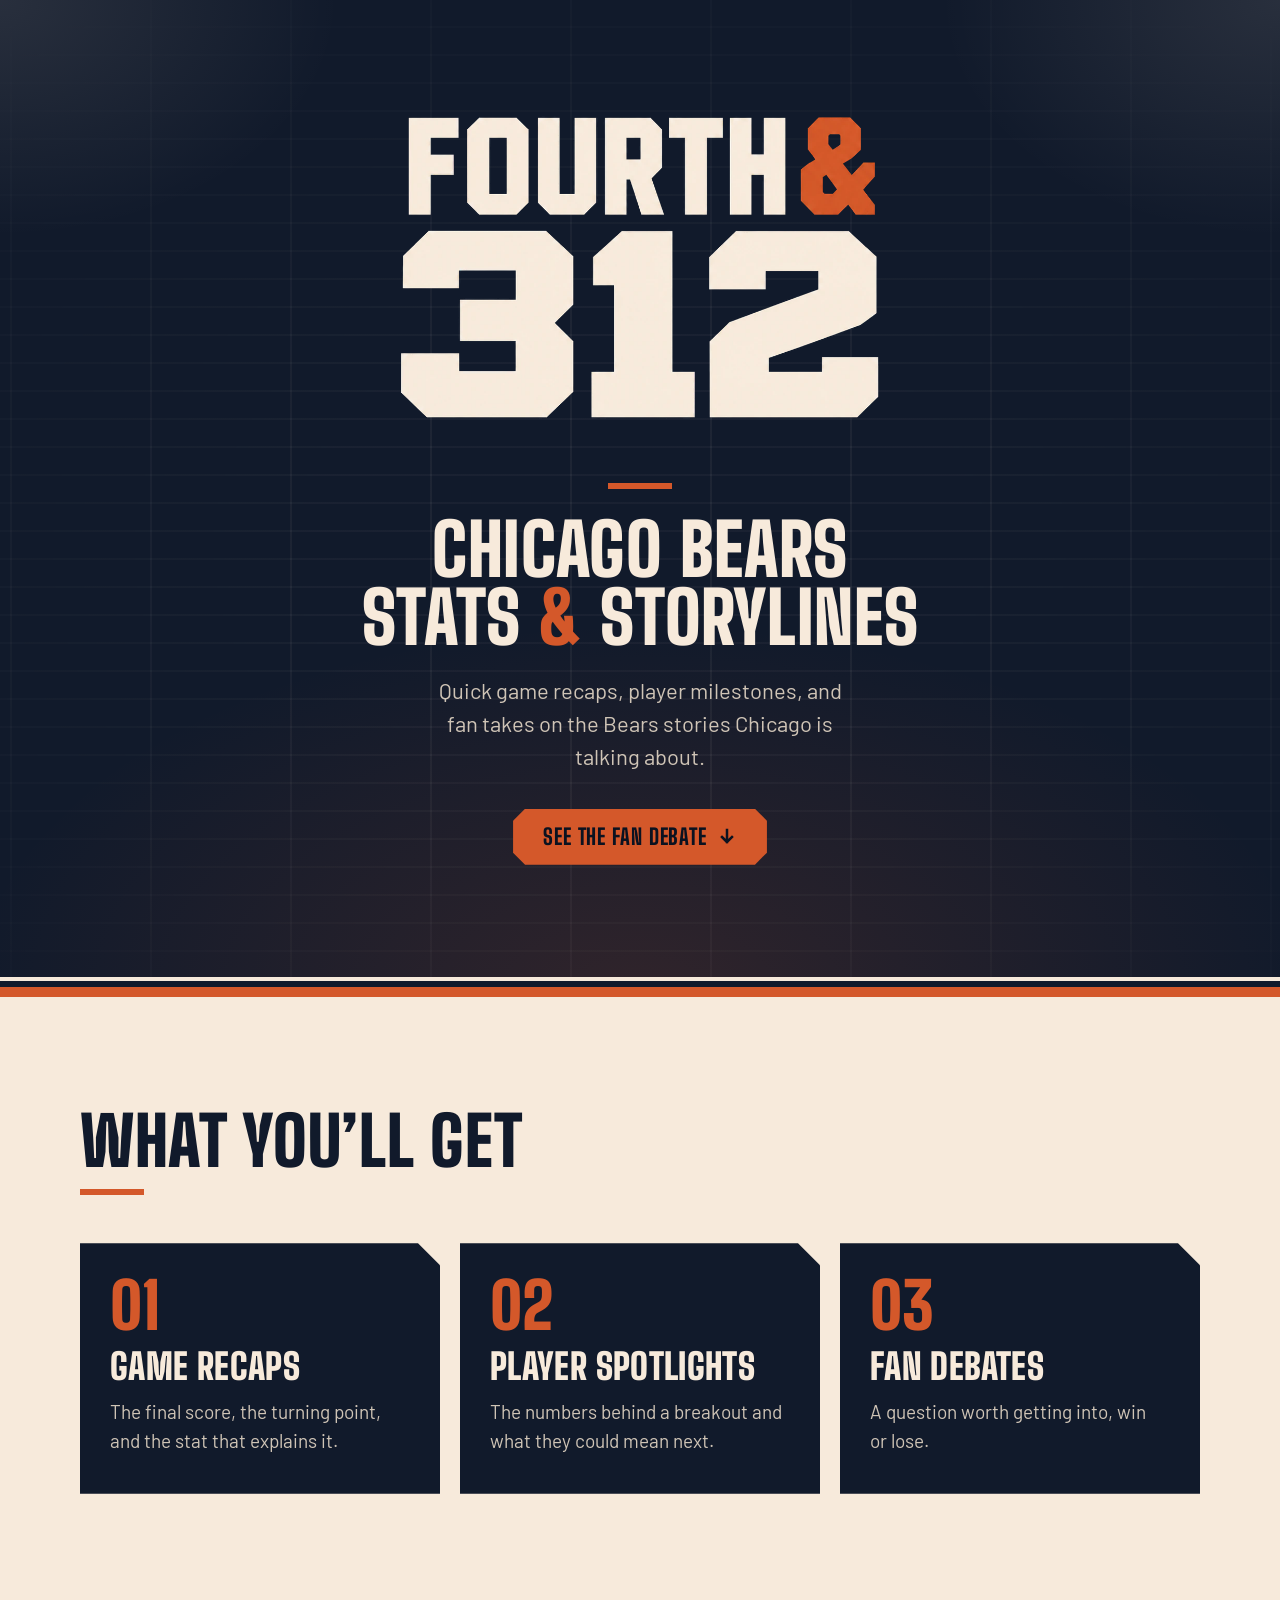
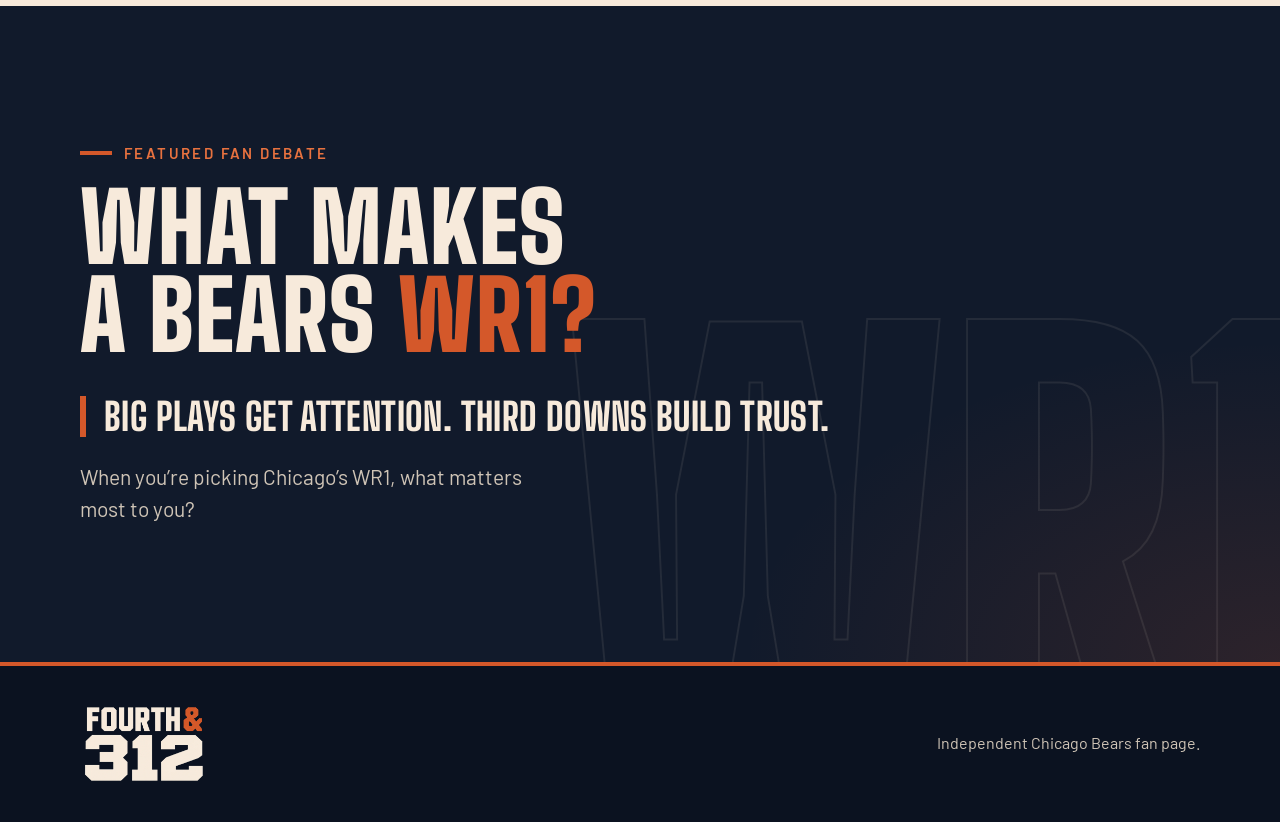
<file: index.html>
<!doctype html>
<html lang="en">
<head>
  <meta charset="utf-8">
  <meta name="viewport" content="width=device-width, initial-scale=1">
  <title>Fourth &amp; 312 | Chicago Bears Stats &amp; Storylines</title>
  <meta name="description" content="Quick game recaps, player milestones, and fan takes on the Bears stories Chicago is talking about.">
  <link rel="canonical" href="https://fourthand312.com/">
  <meta name="theme-color" content="#111A2B">

  <!-- Open Graph -->
  <meta property="og:type" content="website">
  <meta property="og:site_name" content="Fourth &amp; 312">
  <meta property="og:locale" content="en_US">
  <meta property="og:url" content="https://fourthand312.com/">
  <meta property="og:title" content="Fourth &amp; 312 | Chicago Bears Stats &amp; Storylines">
  <meta property="og:description" content="Quick game recaps, player milestones, and fan takes on the Bears stories Chicago is talking about.">
  <meta property="og:image" content="https://fourthand312.com/assets/social-preview.jpg">
  <meta property="og:image:secure_url" content="https://fourthand312.com/assets/social-preview.jpg">
  <meta property="og:image:type" content="image/jpeg">
  <meta property="og:image:width" content="1200">
  <meta property="og:image:height" content="630">
  <meta property="og:image:alt" content="Fourth &amp; 312 logo above the headline Chicago Bears Stats &amp; Storylines, with the Chicago skyline and a lit stadium at night">

  <!-- Large social card -->
  <meta name="twitter:card" content="summary_large_image">
  <meta name="twitter:title" content="Fourth &amp; 312 | Chicago Bears Stats &amp; Storylines">
  <meta name="twitter:description" content="Quick game recaps, player milestones, and fan takes on the Bears stories Chicago is talking about.">
  <meta name="twitter:image" content="https://fourthand312.com/assets/social-preview.jpg">
  <meta name="twitter:image:alt" content="Fourth &amp; 312 logo above the headline Chicago Bears Stats &amp; Storylines, with the Chicago skyline and a lit stadium at night">

  <!-- Icons -->
  <link rel="icon" href="favicon.ico" sizes="16x16 32x32 48x48">
  <link rel="icon" type="image/png" sizes="32x32" href="assets/icons/icon-32.png">
  <link rel="icon" type="image/png" sizes="192x192" href="assets/icons/icon-192.png">
  <link rel="apple-touch-icon" sizes="180x180" href="assets/icons/icon-180.png">
  <link rel="manifest" href="site.webmanifest">

  <link rel="preload" href="assets/fonts/big-shoulders-display-latin-900-normal.woff2" as="font" type="font/woff2" crossorigin>
  <link rel="preload" href="assets/fonts/barlow-latin-400-normal.woff2" as="font" type="font/woff2" crossorigin>
  <link rel="stylesheet" href="styles.css">
</head>
<body>
  <a class="skip-link" href="#main">Skip to content</a>

  <main id="main">
    <!-- HERO -->
    <section class="hero" aria-labelledby="hero-title">
      <div class="hero__field" aria-hidden="true"></div>
      <div class="hero__inner">
        <picture class="hero__logo">
          <source srcset="assets/fourth-and-312-logo.webp" type="image/webp">
          <img src="assets/fourth-and-312-logo.png" width="1001" height="660" alt="Fourth &amp; 312" fetchpriority="high" decoding="async">
        </picture>

        <h1 id="hero-title" class="hero__title">
          <span class="line">Chicago Bears</span>
          <span class="line">Stats <span class="amp">&amp;</span> Storylines</span>
        </h1>
        <p class="hero__lede">Quick game recaps, player milestones, and fan takes on the Bears stories Chicago is talking about.</p>

        <div class="hero__actions">
          <!-- When the public Facebook Page URL is ready, swap this for:
               <a class="btn btn--primary" href="FACEBOOK_PAGE_URL" rel="noopener">Follow on Facebook</a> -->
          <a class="btn btn--primary" href="#debate">
            See the fan debate
            <svg class="btn__icon" viewBox="0 0 20 20" aria-hidden="true" focusable="false"><path d="M10 3v12m0 0-5-5m5 5 5-5" fill="none" stroke="currentColor" stroke-width="2.5" stroke-linecap="square"/></svg>
          </a>
        </div>
      </div>
      <div class="stripes" aria-hidden="true"><span></span><span></span><span></span></div>
    </section>

    <!-- WHAT YOU'LL GET -->
    <section class="coverage" aria-labelledby="coverage-title">
      <div class="wrap">
        <h2 id="coverage-title" class="section-title">What you’ll get</h2>

        <ol class="cards" role="list">
          <li class="card">
            <span class="card__num" aria-hidden="true">01</span>
            <h3 class="card__title">Game recaps</h3>
            <p class="card__text">The final score, the turning point, and the stat that explains it.</p>
          </li>
          <li class="card">
            <span class="card__num" aria-hidden="true">02</span>
            <h3 class="card__title">Player spotlights</h3>
            <p class="card__text">The numbers behind a breakout and what they could mean next.</p>
          </li>
          <li class="card">
            <span class="card__num" aria-hidden="true">03</span>
            <h3 class="card__title">Fan debates</h3>
            <p class="card__text">A question worth getting into, win or lose.</p>
          </li>
        </ol>
      </div>
    </section>

    <!-- FEATURED FAN DEBATE -->
    <section class="debate" id="debate" aria-labelledby="debate-title">
      <span class="debate__ghost" aria-hidden="true">WR1</span>
      <div class="wrap debate__inner">
        <p class="eyebrow">Featured fan debate</p>
        <h2 id="debate-title" class="debate__title">What makes a Bears <span class="accent">WR1?</span></h2>
        <p class="debate__lead">Big plays get attention. Third downs build trust.</p>
        <p class="debate__question">When you’re picking Chicago’s WR1, what matters most to you?</p>
      </div>
    </section>
  </main>

  <footer class="footer">
    <div class="wrap footer__inner">
      <picture class="footer__logo">
        <source srcset="assets/fourth-and-312-logo.webp" type="image/webp">
        <img src="assets/fourth-and-312-logo.png" width="1001" height="660" alt="Fourth &amp; 312" loading="lazy" decoding="async">
      </picture>
      <p class="footer__text">Independent Chicago Bears fan page.</p>
    </div>
  </footer>
</body>
</html>
</file>
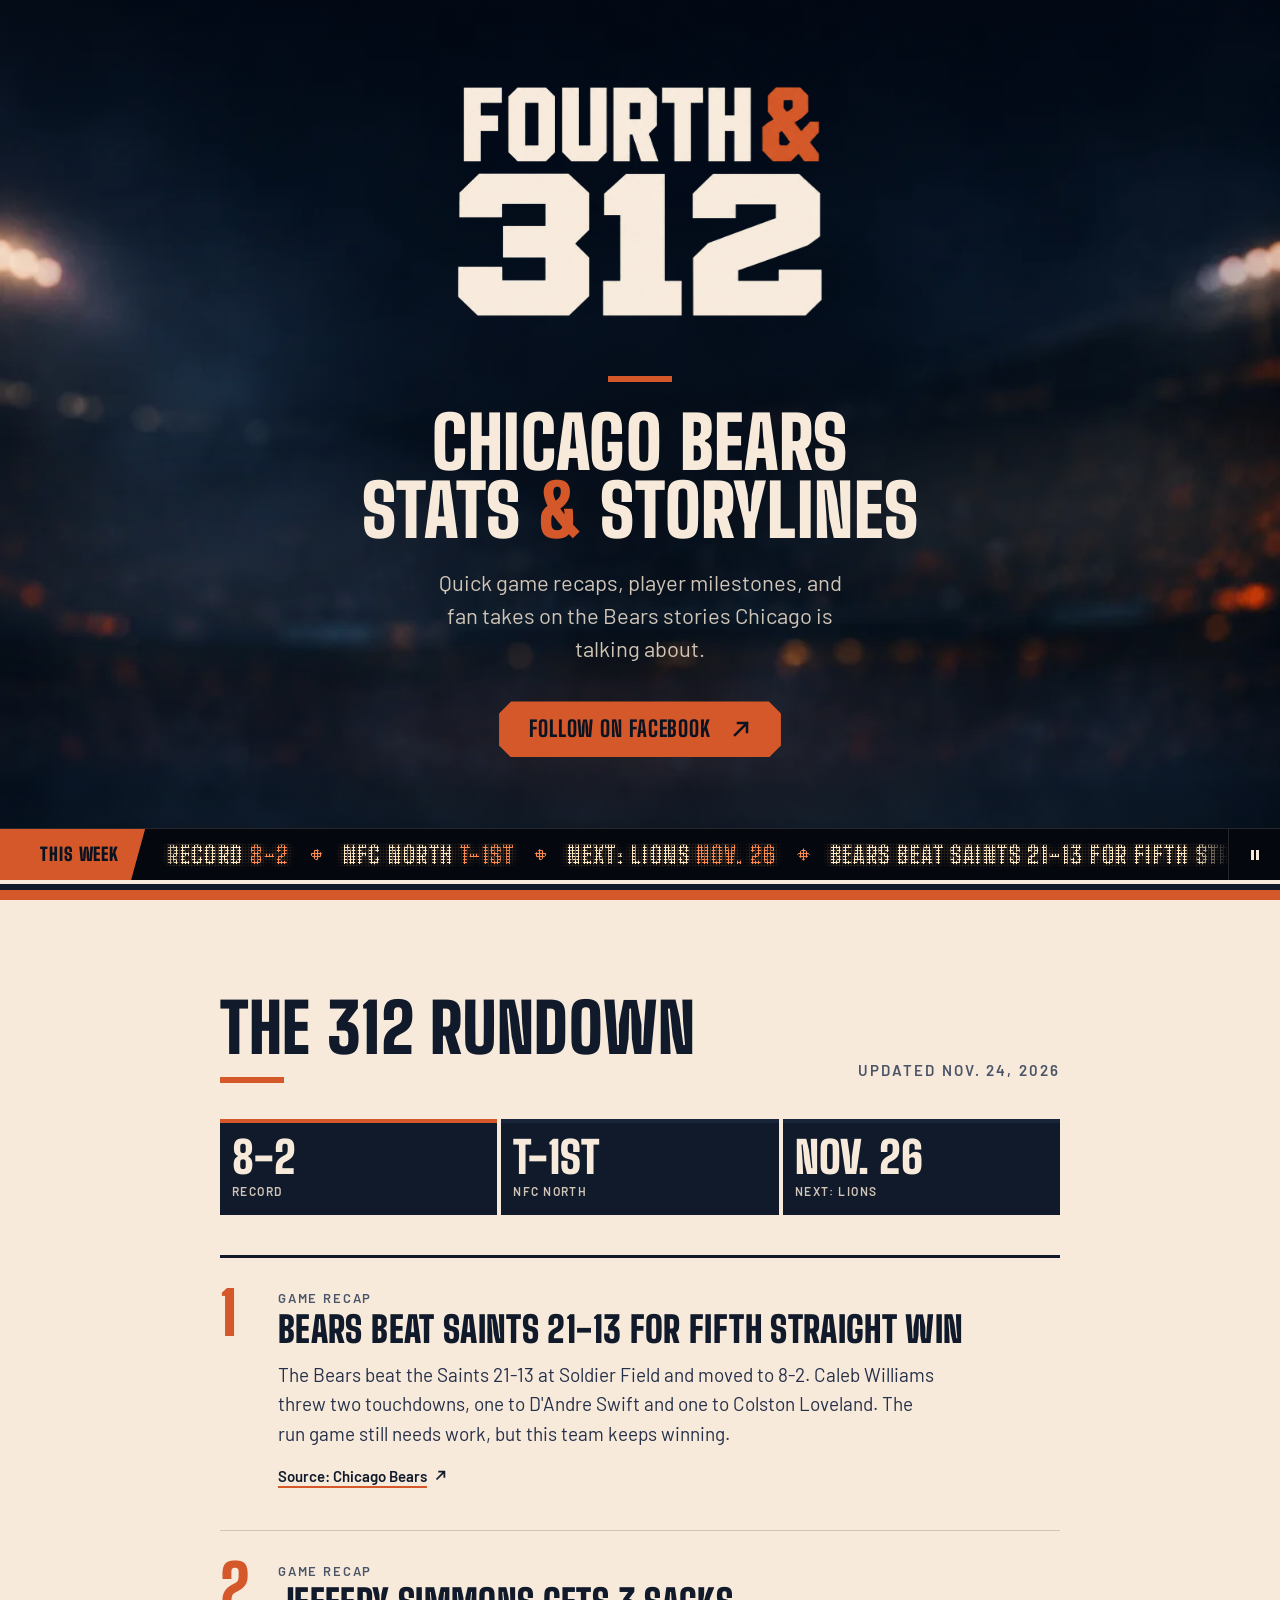
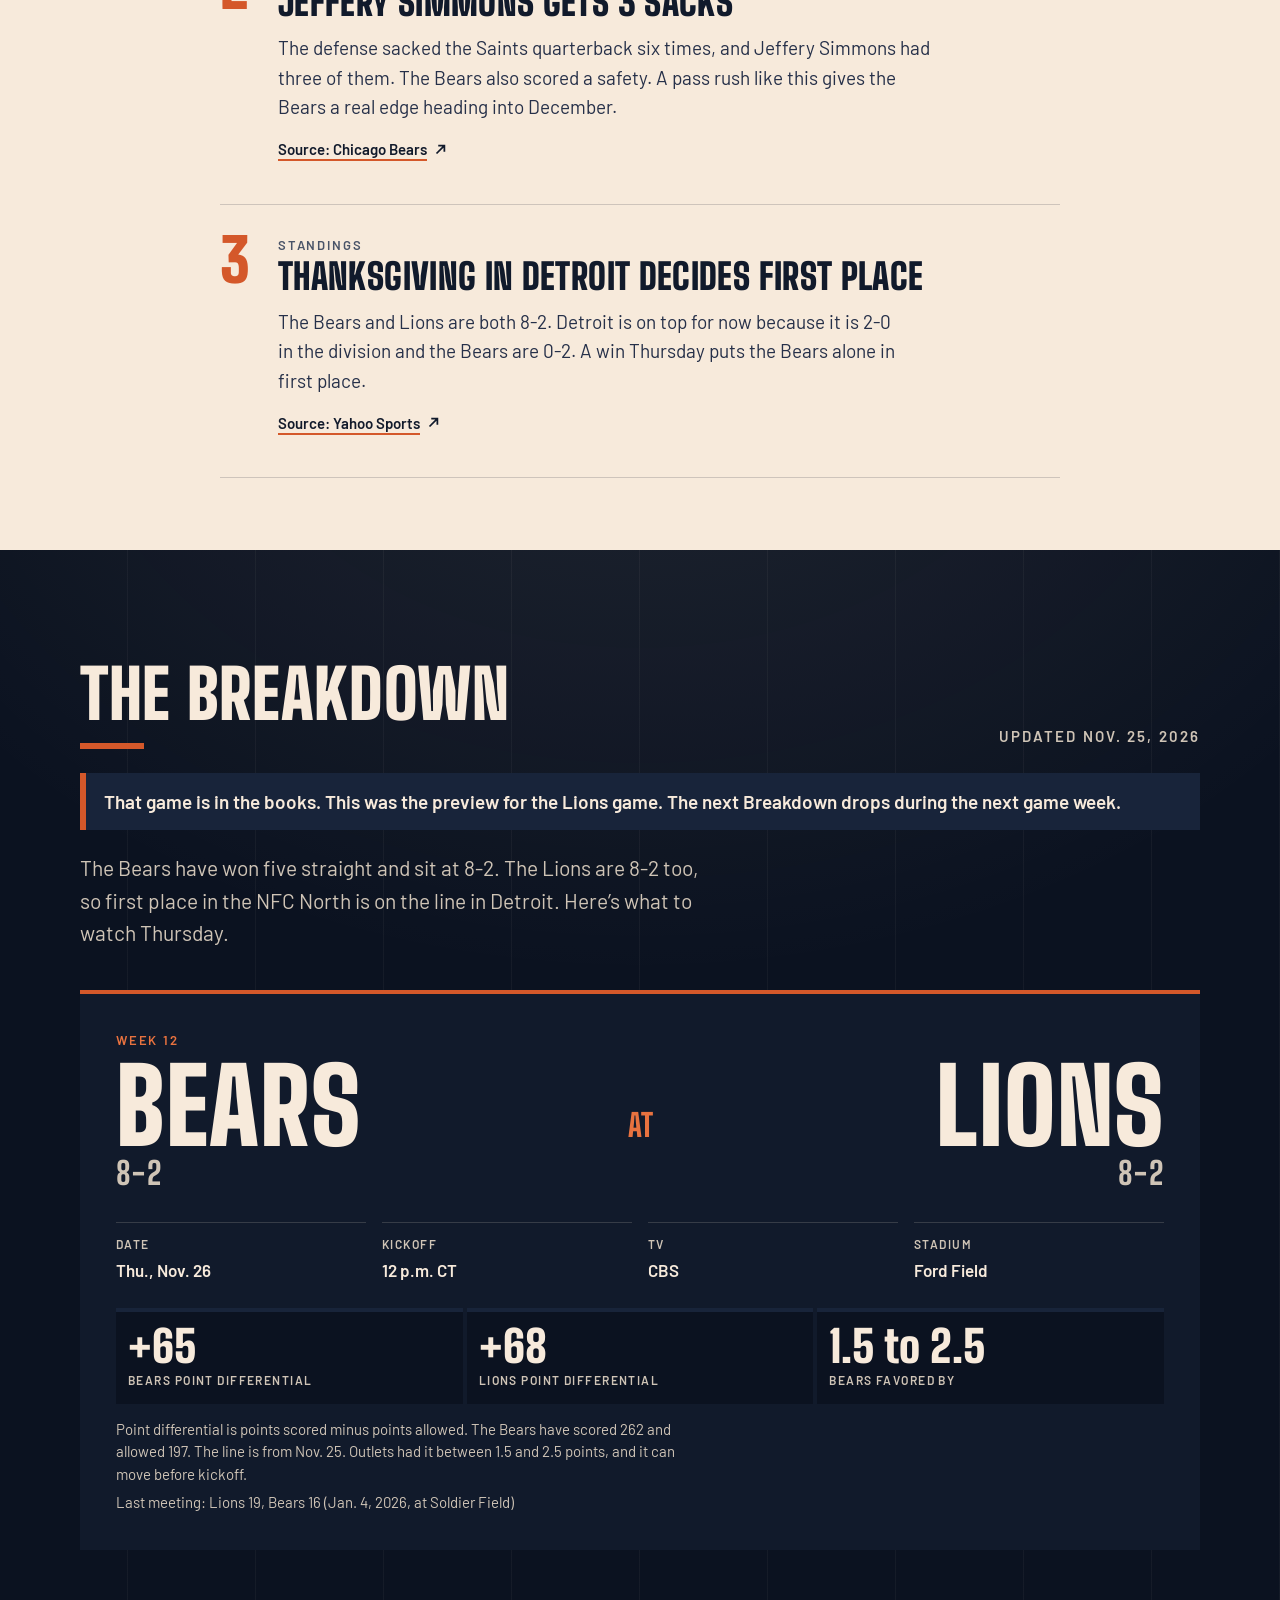
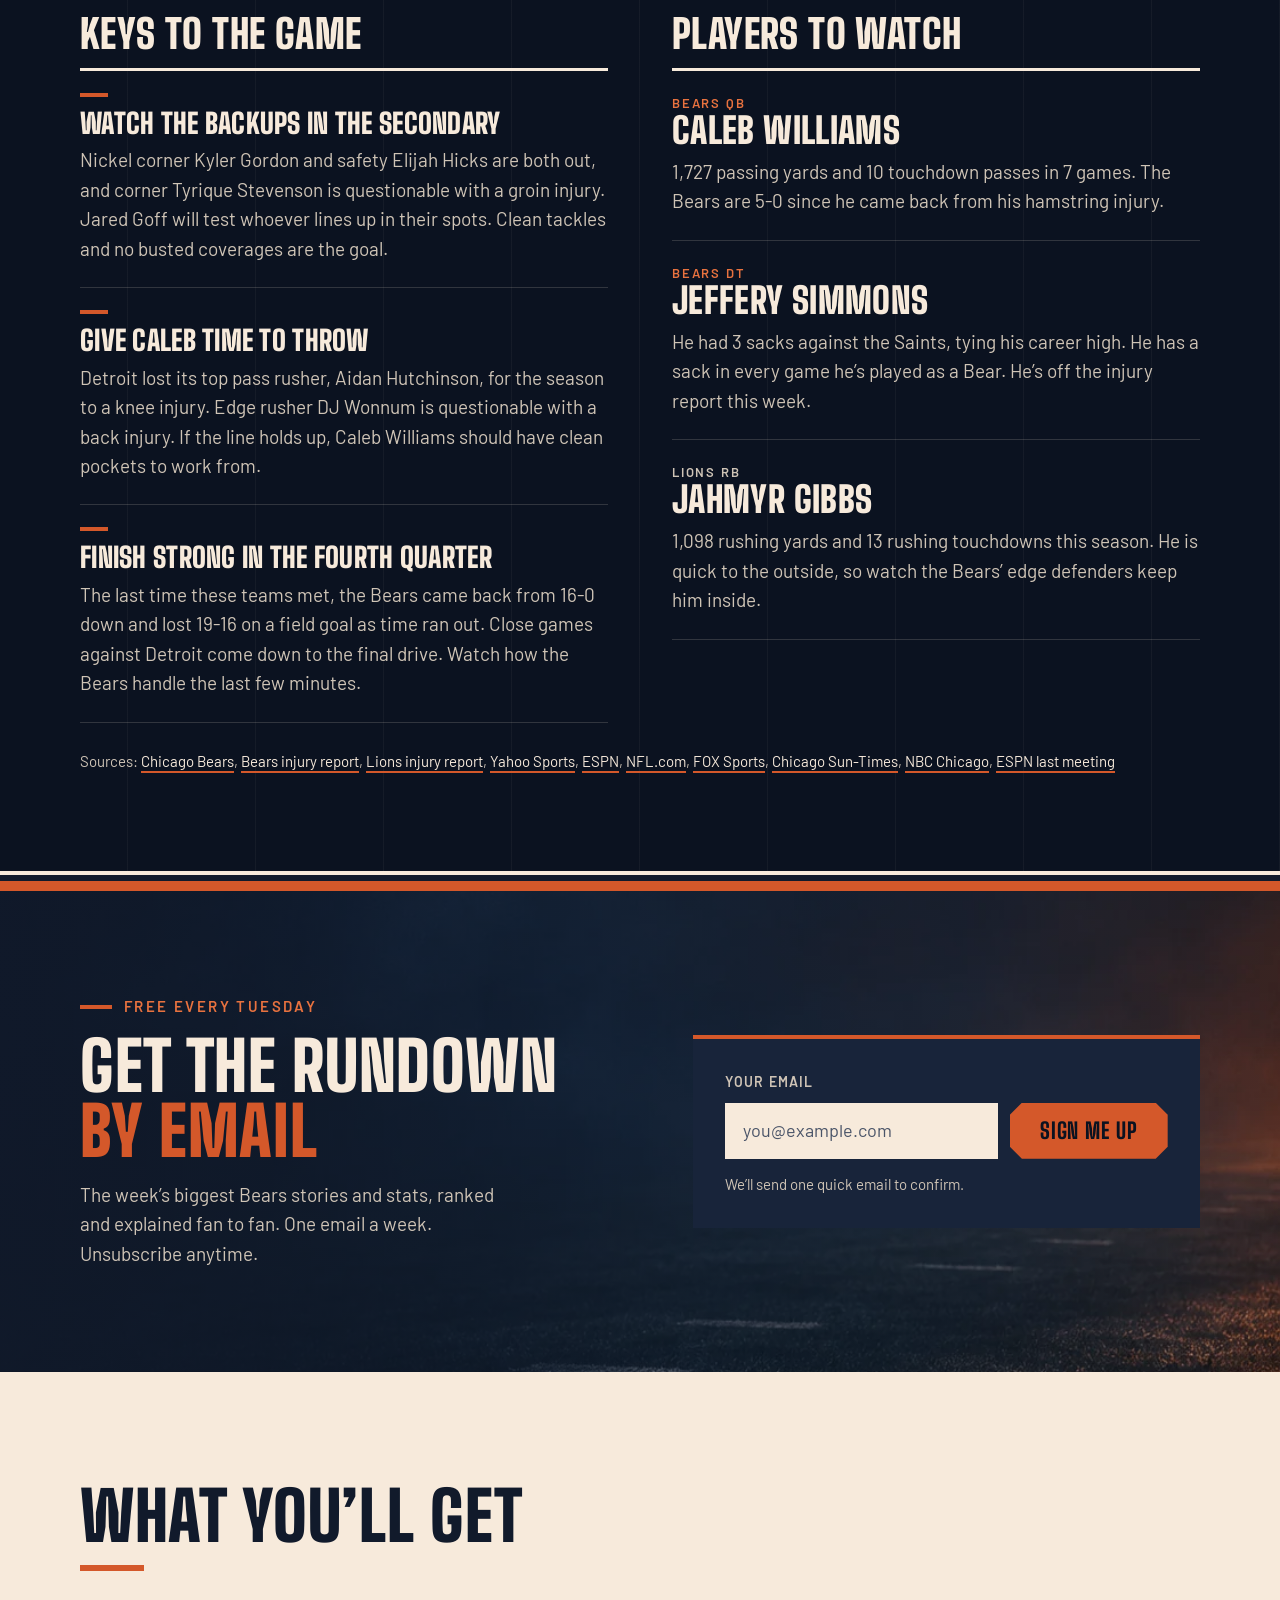
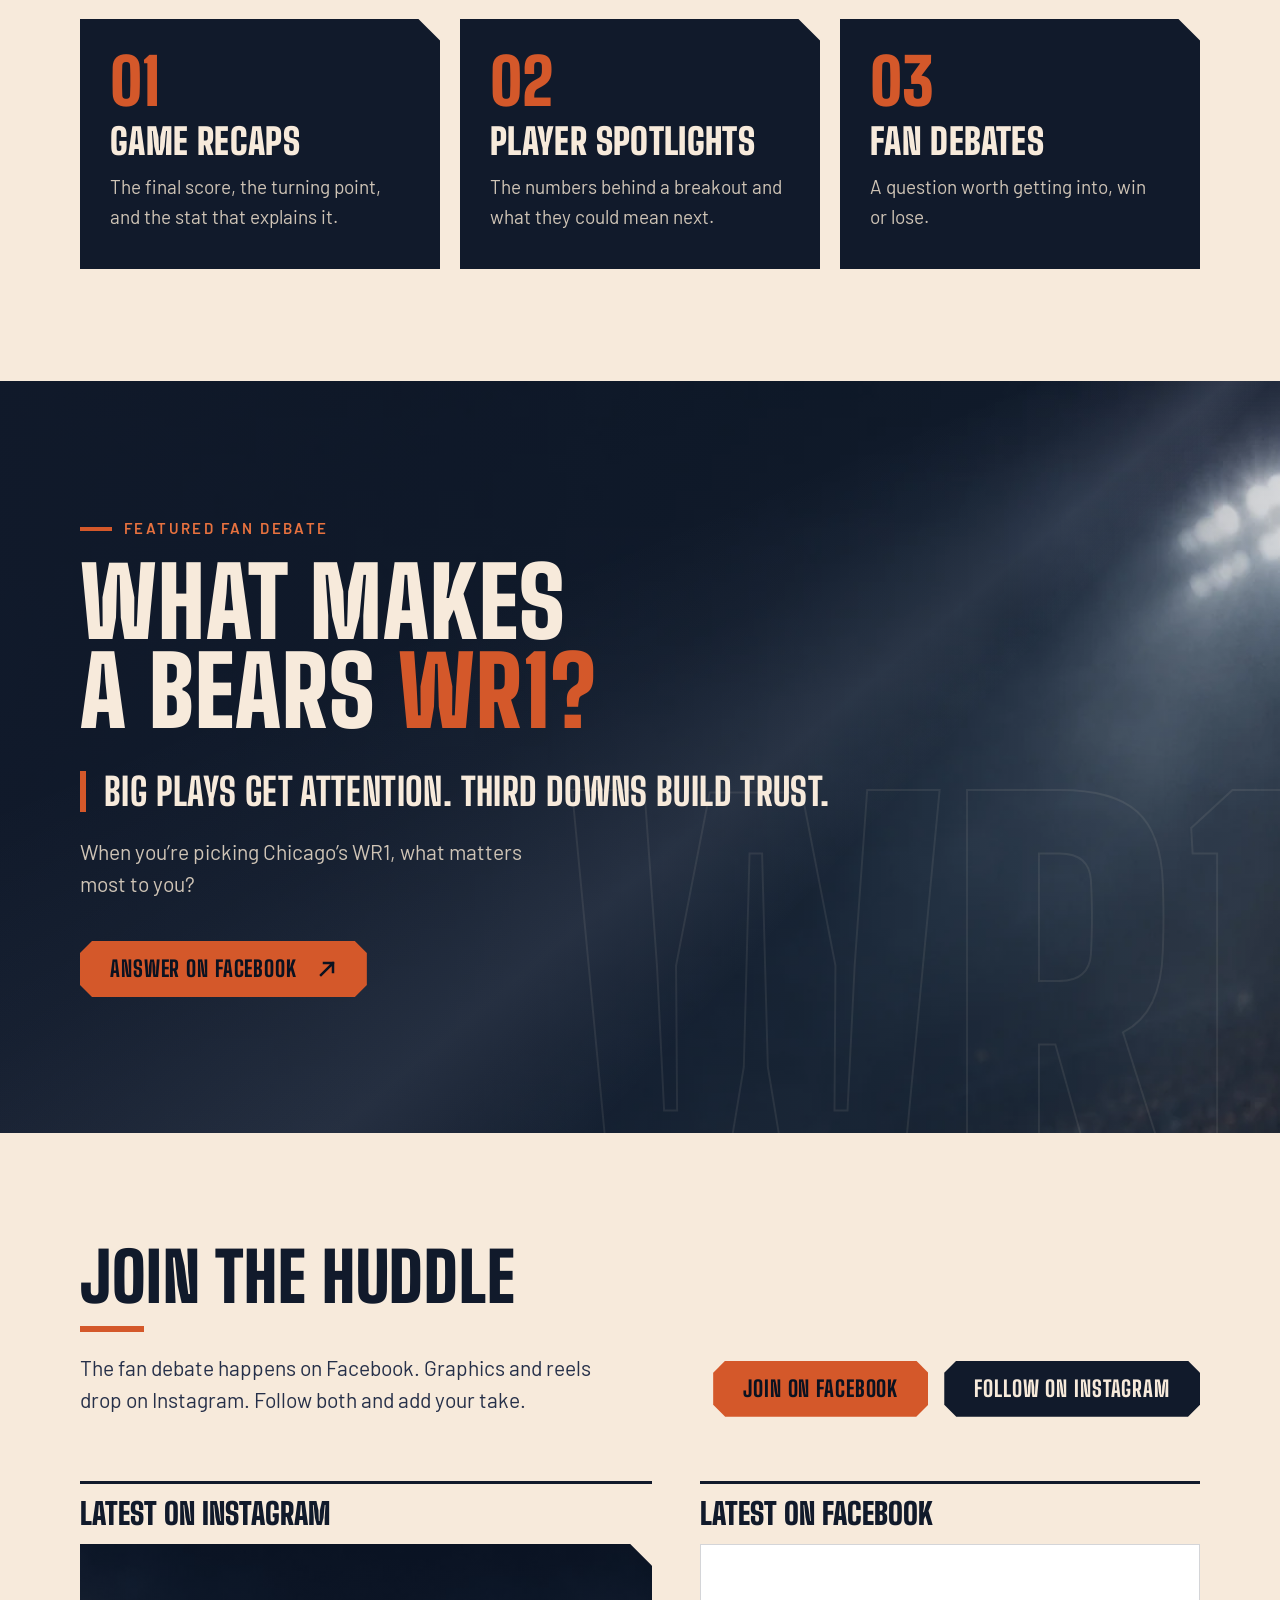
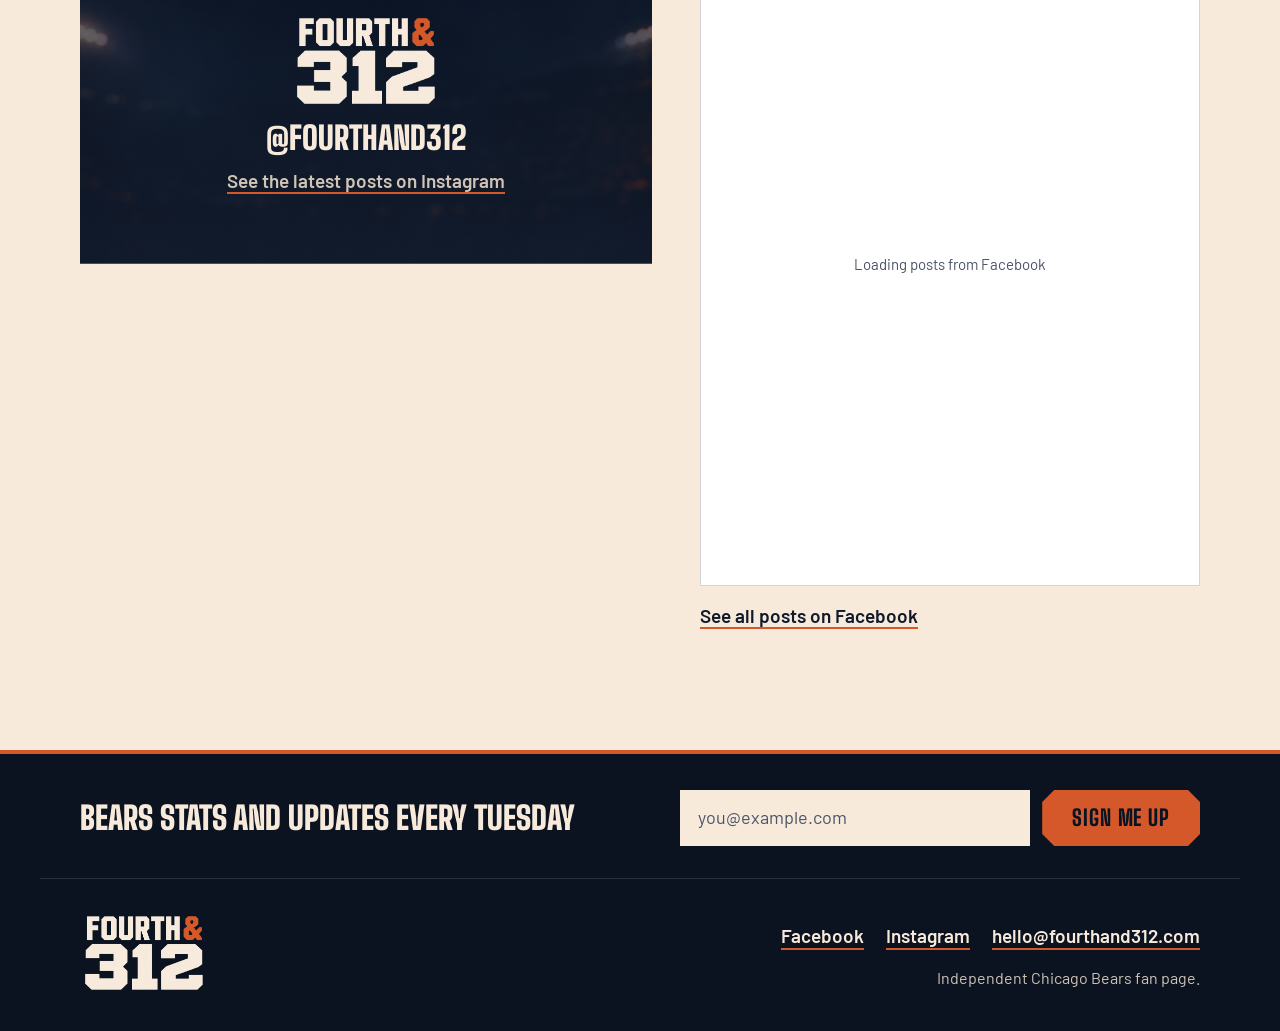
<file: site/index.html>
<!doctype html>
<html lang="en">
<head>
  <meta charset="utf-8">
  <meta name="viewport" content="width=device-width, initial-scale=1">
  <title>Fourth &amp; 312 | Chicago Bears Stats &amp; Storylines</title>
  <meta name="description" content="Quick game recaps, player milestones, and fan takes on the Bears stories Chicago is talking about.">
  <link rel="canonical" href="https://fourthand312.com/">
  <meta name="theme-color" content="#111A2B">

  <!-- Open Graph -->
  <meta property="og:type" content="website">
  <meta property="og:site_name" content="Fourth &amp; 312">
  <meta property="og:locale" content="en_US">
  <meta property="og:url" content="https://fourthand312.com/">
  <meta property="og:title" content="Fourth &amp; 312 | Chicago Bears Stats &amp; Storylines">
  <meta property="og:description" content="Quick game recaps, player milestones, and fan takes on the Bears stories Chicago is talking about.">
  <meta property="og:image" content="https://fourthand312.com/assets/social-preview.jpg">
  <meta property="og:image:secure_url" content="https://fourthand312.com/assets/social-preview.jpg">
  <meta property="og:image:type" content="image/jpeg">
  <meta property="og:image:width" content="1200">
  <meta property="og:image:height" content="630">
  <meta property="og:image:alt" content="Fourth &amp; 312 logo above the headline Chicago Bears Stats &amp; Storylines, with the Chicago skyline and a lit stadium at night">

  <!-- Large social card -->
  <meta name="twitter:card" content="summary_large_image">
  <meta name="twitter:title" content="Fourth &amp; 312 | Chicago Bears Stats &amp; Storylines">
  <meta name="twitter:description" content="Quick game recaps, player milestones, and fan takes on the Bears stories Chicago is talking about.">
  <meta name="twitter:image" content="https://fourthand312.com/assets/social-preview.jpg">
  <meta name="twitter:image:alt" content="Fourth &amp; 312 logo above the headline Chicago Bears Stats &amp; Storylines, with the Chicago skyline and a lit stadium at night">

  <!-- Icons -->
  <link rel="icon" href="favicon.ico" sizes="16x16 32x32 48x48">
  <link rel="icon" type="image/png" sizes="32x32" href="assets/icons/icon-32.png">
  <link rel="icon" type="image/png" sizes="192x192" href="assets/icons/icon-192.png">
  <link rel="apple-touch-icon" sizes="180x180" href="assets/icons/icon-180.png">
  <link rel="manifest" href="site.webmanifest">

  <link rel="preload" href="assets/fonts/big-shoulders-display-latin-900-normal.woff2" as="font" type="font/woff2" crossorigin>
  <link rel="preload" href="assets/fonts/barlow-latin-400-normal.woff2" as="font" type="font/woff2" crossorigin>
  <link rel="preload" href="assets/bg/stadium-lights-1122.webp" as="image" type="image/webp" media="(min-aspect-ratio: 1/1)">
  <link rel="preload" href="assets/bg/stadium-lights-800.webp" as="image" type="image/webp" media="(max-aspect-ratio: 1/1)">
  <link rel="stylesheet" href="styles.css">
  <script src="site.js" defer></script>
</head>
<body>
  <a class="skip-link" href="#main">Skip to content</a>

  <main id="main">
    <!-- HERO -->
    <section class="hero" aria-labelledby="hero-title">
      <div class="hero__field" aria-hidden="true"></div>
      <div class="hero__haze" aria-hidden="true"></div>
      <div class="hero__inner">
        <picture class="hero__logo">
          <source srcset="assets/fourth-and-312-logo.webp" type="image/webp">
          <img src="assets/fourth-and-312-logo.png" width="1001" height="660" alt="Fourth &amp; 312" fetchpriority="high" decoding="async">
        </picture>

        <h1 id="hero-title" class="hero__title">
          <span class="line">Chicago Bears</span>
          <span class="line">Stats <span class="amp">&amp;</span> Storylines</span>
        </h1>
        <p class="hero__lede">Quick game recaps, player milestones, and fan takes on the Bears stories Chicago is talking about.</p>

        <div class="hero__actions">
          <a class="btn btn--primary" href="https://www.facebook.com/profile.php?id=61596199782213" target="_blank" rel="noopener noreferrer">
            Follow on Facebook<span class="sr-only"> (opens in a new tab)</span>
            <svg class="btn__icon" viewBox="0 0 20 20" aria-hidden="true" focusable="false"><path d="M7 4h9v9M16 4 4 16" fill="none" stroke="currentColor" stroke-width="2.5" stroke-linecap="square"/></svg>
          </a>
        </div>
      </div>

      <!-- Ribbon board: site.js fills it from the Rundown below, so it updates itself each week -->
      <div class="ribbon" hidden>
        <a class="ribbon__tag" href="#rundown">This week</a>
        <div class="ribbon__viewport" aria-hidden="true"><div class="ribbon__track"></div></div>
        <button class="ribbon__toggle" type="button" aria-pressed="false">
          <span class="sr-only">Pause the ticker</span>
          <svg class="ribbon__icon ribbon__icon--pause" viewBox="0 0 16 16" aria-hidden="true" focusable="false"><path d="M4 3h3v10H4zM9 3h3v10H9z" fill="currentColor"/></svg>
          <svg class="ribbon__icon ribbon__icon--play" viewBox="0 0 16 16" aria-hidden="true" focusable="false"><path d="M4 2.5v11l9-5.5z" fill="currentColor"/></svg>
        </button>
      </div>
      <div class="stripes" aria-hidden="true"><span></span><span></span><span></span></div>
    </section>

    <!-- THE 312 RUNDOWN: replaced weekly between these markers. Format and rules: RUNDOWN.md -->
    <!-- RUNDOWN:START -->
    <section class="rundown" id="rundown" aria-labelledby="rundown-title">
      <div class="wrap rundown__inner">
        <div class="rundown__head">
          <h2 id="rundown-title" class="section-title">The 312 Rundown</h2>
          <p class="rundown__date">Updated <time datetime="2026-11-24">Nov. 24, 2026</time></p>
        </div>

        <ul class="scoreboard" role="list" aria-label="Where the Bears stand">
          <li><span class="scoreboard__label">Record</span><span class="scoreboard__value">8-2</span></li>
          <li><span class="scoreboard__label">NFC North</span><span class="scoreboard__value">T-1st</span></li>
          <li><span class="scoreboard__label">Next: Lions</span><span class="scoreboard__value">Nov. 26</span></li>
        </ul>

        <ol class="stories" role="list">
          <li class="story">
            <p class="story__tag">Game recap</p>
            <h3 class="story__title">Bears beat Saints 21-13 for fifth straight win</h3>
            <p class="story__text">The Bears beat the Saints 21-13 at Soldier Field and moved to 8-2. Caleb Williams threw two touchdowns, one to D'Andre Swift and one to Colston Loveland. The run game still needs work, but this team keeps winning.</p>
            <a class="story__source" href="https://www.chicagobears.com/news/bears-win-fifth-straight-game-move-to-8-2-with-victory-over-saints-game-recap" target="_blank" rel="noopener noreferrer">Source: Chicago Bears<span class="sr-only"> (opens in a new tab)</span><svg viewBox="0 0 16 16" aria-hidden="true" focusable="false"><path d="M6 3h7v7M13 3 4 12" fill="none" stroke="currentColor" stroke-width="2"/></svg></a>
          </li>
          <li class="story">
            <p class="story__tag">Game recap</p>
            <h3 class="story__title">Jeffery Simmons gets 3 sacks</h3>
            <p class="story__text">The defense sacked the Saints quarterback six times, and Jeffery Simmons had three of them. The Bears also scored a safety. A pass rush like this gives the Bears a real edge heading into December.</p>
            <a class="story__source" href="https://www.chicagobears.com/news/jeffery-simmons-montez-sweat-lead-bears-strong-defensive-effort-in-win-over-saints" target="_blank" rel="noopener noreferrer">Source: Chicago Bears<span class="sr-only"> (opens in a new tab)</span><svg viewBox="0 0 16 16" aria-hidden="true" focusable="false"><path d="M6 3h7v7M13 3 4 12" fill="none" stroke="currentColor" stroke-width="2"/></svg></a>
          </li>
          <li class="story">
            <p class="story__tag">Standings</p>
            <h3 class="story__title">Thanksgiving in Detroit decides first place</h3>
            <p class="story__text">The Bears and Lions are both 8-2. Detroit is on top for now because it is 2-0 in the division and the Bears are 0-2. A win Thursday puts the Bears alone in first place.</p>
            <a class="story__source" href="https://sports.yahoo.com/articles/nfc-north-standings-lions-bears-224017470.html" target="_blank" rel="noopener noreferrer">Source: Yahoo Sports<span class="sr-only"> (opens in a new tab)</span><svg viewBox="0 0 16 16" aria-hidden="true" focusable="false"><path d="M6 3h7v7M13 3 4 12" fill="none" stroke="currentColor" stroke-width="2"/></svg></a>
          </li>
        </ol>
      </div>
    </section>
    <!-- RUNDOWN:END -->

    <!-- THE BREAKDOWN: weekly game preview, replaced each game week between these markers. Format and rules: BREAKDOWN.md -->
    <!-- BREAKDOWN:START -->
    <section class="breakdown" id="breakdown" aria-labelledby="breakdown-title" data-kickoff="2026-11-26T12:00:00-06:00">
      <div class="wrap breakdown__inner">
        <div class="breakdown__head">
          <h2 id="breakdown-title" class="section-title">The Breakdown</h2>
          <p class="breakdown__date">Updated <time datetime="2026-11-25">Nov. 25, 2026</time></p>
        </div>
        <p class="breakdown__status" hidden>That game is in the books. This was the preview for the Lions game. The next Breakdown drops during the next game week.</p>
        <p class="breakdown__lede">The Bears have won five straight and sit at 8-2. The Lions are 8-2 too, so first place in the NFC North is on the line in Detroit. Here’s what to watch Thursday.</p>

        <div class="matchup">
          <p class="matchup__week">Week 12</p>
          <p class="matchup__teams">
            <span class="matchup__team"><span class="matchup__name">Bears</span> <span class="matchup__record">8-2</span></span>
            <span class="matchup__at">at</span>
            <span class="matchup__team matchup__team--home"><span class="matchup__name">Lions</span> <span class="matchup__record">8-2</span></span>
          </p>

          <dl class="matchup__details">
            <div><dt>Date</dt><dd><time datetime="2026-11-26">Thu., Nov. 26</time></dd></div>
            <div><dt>Kickoff</dt><dd>12 p.m. CT</dd></div>
            <div><dt>TV</dt><dd>CBS</dd></div>
            <div><dt>Stadium</dt><dd>Ford Field</dd></div>
          </dl>

          <ul class="matchup__stats" role="list" aria-label="By the numbers">
            <li><span class="matchup__stat-label">Bears point differential</span><span class="matchup__stat-value">+65</span></li>
            <li><span class="matchup__stat-label">Lions point differential</span><span class="matchup__stat-value">+68</span></li>
            <li><span class="matchup__stat-label">Bears favored by</span><span class="matchup__stat-value">1.5 to 2.5</span></li>
          </ul>
          <p class="matchup__fine">Point differential is points scored minus points allowed. The Bears have scored 262 and allowed 197. The line is from Nov. 25. Outlets had it between 1.5 and 2.5 points, and it can move before kickoff.</p>
          <p class="matchup__fine">Last meeting: Lions 19, Bears 16 (Jan. 4, 2026, at Soldier Field)</p>
        </div>

        <div class="breakdown__cols">
          <div class="breakdown__block">
            <h3 class="breakdown__subhead">Keys to the game</h3>
            <ul class="keys" role="list">
              <li class="key">
                <h4 class="key__title">Watch the backups in the secondary</h4>
                <p class="key__text">Nickel corner Kyler Gordon and safety Elijah Hicks are both out, and corner Tyrique Stevenson is questionable with a groin injury. Jared Goff will test whoever lines up in their spots. Clean tackles and no busted coverages are the goal.</p>
              </li>
              <li class="key">
                <h4 class="key__title">Give Caleb time to throw</h4>
                <p class="key__text">Detroit lost its top pass rusher, Aidan Hutchinson, for the season to a knee injury. Edge rusher DJ Wonnum is questionable with a back injury. If the line holds up, Caleb Williams should have clean pockets to work from.</p>
              </li>
              <li class="key">
                <h4 class="key__title">Finish strong in the fourth quarter</h4>
                <p class="key__text">The last time these teams met, the Bears came back from 16-0 down and lost 19-16 on a field goal as time ran out. Close games against Detroit come down to the final drive. Watch how the Bears handle the last few minutes.</p>
              </li>
            </ul>
          </div>

          <div class="breakdown__block">
            <h3 class="breakdown__subhead">Players to watch</h3>
            <ul class="players" role="list">
              <li class="player">
                <p class="player__team">Bears QB</p>
                <h4 class="player__name">Caleb Williams</h4>
                <p class="player__text">1,727 passing yards and 10 touchdown passes in 7 games. The Bears are 5-0 since he came back from his hamstring injury.</p>
              </li>
              <li class="player">
                <p class="player__team">Bears DT</p>
                <h4 class="player__name">Jeffery Simmons</h4>
                <p class="player__text">He had 3 sacks against the Saints, tying his career high. He has a sack in every game he’s played as a Bear. He’s off the injury report this week.</p>
              </li>
              <li class="player player--opp">
                <p class="player__team">Lions RB</p>
                <h4 class="player__name">Jahmyr Gibbs</h4>
                <p class="player__text">1,098 rushing yards and 13 rushing touchdowns this season. He is quick to the outside, so watch the Bears’ edge defenders keep him inside.</p>
              </li>
            </ul>
          </div>
        </div>

        <div class="breakdown__cta">
          <p class="breakdown__ask">What’s your final score? Drop it on our Facebook page before kickoff.</p>
          <a class="btn" href="https://www.facebook.com/profile.php?id=61596199782213" target="_blank" rel="noopener noreferrer">
            Call it on Facebook<span class="sr-only"> (opens in a new tab)</span>
            <svg class="btn__icon" viewBox="0 0 20 20" aria-hidden="true" focusable="false"><path d="M7 4h9v9M16 4 4 16" fill="none" stroke="currentColor" stroke-width="2.5" stroke-linecap="square"/></svg>
          </a>
        </div>

        <p class="breakdown__sources">Sources:
          <a href="https://www.chicagobears.com/news/how-to-watch-chicago-bears-detroit-lions-thanksgiving-day-2026-week-12-listen-stream-tv-radio-online-nfl" target="_blank" rel="noopener noreferrer">Chicago Bears</a>,
          <a href="https://www.chicagobears.com/news/three-bears-players-ruled-out-of-thanksgiving-game-in-detroit-injury-update" target="_blank" rel="noopener noreferrer">Bears injury report</a>,
          <a href="https://www.detroitlions.com/news/lions-vs-bears-injury-report-nov-25-wonnum-clark-laporta" target="_blank" rel="noopener noreferrer">Lions injury report</a>,
          <a href="https://sports.yahoo.com/nfl/articles/bears-vs-lions-injury-report-215000540.html" target="_blank" rel="noopener noreferrer">Yahoo Sports</a>,
          <a href="https://www.espn.com/nfl/story/_/id/50582822/thanksgiving-games-picks-schedule-fantasy-odds-2026" target="_blank" rel="noopener noreferrer">ESPN</a>,
          <a href="https://www.nfl.com/news/2026-nfl-season-week-11-what-we-learned-from-sunday-s-games" target="_blank" rel="noopener noreferrer">NFL.com</a>,
          <a href="https://www.foxsports.com/nfl/week-11-new-orleans-saints-vs-chicago-bears-nov-22-2026-game-boxscore-11090" target="_blank" rel="noopener noreferrer">FOX Sports</a>,
          <a href="https://chicago.suntimes.com/bears/2026/11/25/bears-lions-thanksgiving-nfl-detroit-ford-field-chicago-caleb-williams-jared-goff-ben-johnson-dan-campbell-jahmyr-gibbs" target="_blank" rel="noopener noreferrer">Chicago Sun-Times</a>,
          <a href="https://www.nbcchicago.com/chicago-sports-bears-sox-cubs-bulls-blackhawks/who-do-the-bears-play-on-thanksgiving-what-to-know-ahead-of-big-game/4018989/" target="_blank" rel="noopener noreferrer">NBC Chicago</a>,
          <a href="https://www.espn.com/nfl/recap/_/gameId/401772965" target="_blank" rel="noopener noreferrer">ESPN last meeting</a>
          <span class="sr-only">(links open in a new tab)</span>
        </p>
      </div>
    </section>
    <!-- BREAKDOWN:END -->

    <!-- EMAIL SIGNUP -->
    <section class="signup" id="signup" aria-labelledby="signup-title">
      <div class="wrap signup__inner">
        <div class="signup__copy">
          <p class="eyebrow">Free every Tuesday</p>
          <h2 id="signup-title" class="signup__title">Get the Rundown <span class="accent">by email</span></h2>
          <p class="signup__text">The week’s biggest Bears stories and stats, ranked and explained fan to fan. One email a week. Unsubscribe anytime.</p>
        </div>
        <div class="signup__form" id="signup-form">
          <!-- Posts to the Kit form. Kit sends a confirm email, then sends people to /thanks/. -->
          <form class="signup-form" action="https://app.kit.com/forms/10194527/subscriptions" method="post">
            <label class="signup-form__label" for="signup-email">Your email</label>
            <div class="signup-form__row">
              <input class="signup-form__input" id="signup-email" type="email" name="email_address" autocomplete="email" placeholder="you@example.com" required>
              <button class="btn signup-form__btn" type="submit">Sign me up</button>
            </div>
            <p class="signup-form__note">We’ll send one quick email to confirm.</p>
          </form>
        </div>
      </div>
    </section>

    <!-- WHAT YOU'LL GET -->
    <section class="coverage" aria-labelledby="coverage-title">
      <div class="wrap">
        <h2 id="coverage-title" class="section-title">What you’ll get</h2>

        <ol class="cards" role="list">
          <li class="card">
            <span class="card__num" aria-hidden="true">01</span>
            <h3 class="card__title">Game recaps</h3>
            <p class="card__text">The final score, the turning point, and the stat that explains it.</p>
          </li>
          <li class="card">
            <span class="card__num" aria-hidden="true">02</span>
            <h3 class="card__title">Player spotlights</h3>
            <p class="card__text">The numbers behind a breakout and what they could mean next.</p>
          </li>
          <li class="card">
            <span class="card__num" aria-hidden="true">03</span>
            <h3 class="card__title">Fan debates</h3>
            <p class="card__text">A question worth getting into, win or lose.</p>
          </li>
        </ol>
      </div>
    </section>

    <!-- FEATURED FAN DEBATE -->
    <section class="debate" id="debate" aria-labelledby="debate-title">
      <span class="debate__ghost" aria-hidden="true">WR1</span>
      <div class="wrap debate__inner">
        <p class="eyebrow">Featured fan debate</p>
        <h2 id="debate-title" class="debate__title">What makes a Bears <span class="accent">WR1?</span></h2>
        <p class="debate__lead">Big plays get attention. Third downs build trust.</p>
        <p class="debate__question">When you’re picking Chicago’s WR1, what matters most to you?</p>
        <div class="debate__actions">
          <a class="btn btn--primary" href="https://www.facebook.com/profile.php?id=61596199782213" target="_blank" rel="noopener noreferrer">
            Answer on Facebook<span class="sr-only"> (opens in a new tab)</span>
            <svg class="btn__icon" viewBox="0 0 20 20" aria-hidden="true" focusable="false"><path d="M7 4h9v9M16 4 4 16" fill="none" stroke="currentColor" stroke-width="2.5" stroke-linecap="square"/></svg>
          </a>
        </div>
      </div>
    </section>

    <!-- JOIN THE HUDDLE: live Facebook and Instagram posts -->
    <section class="huddle" id="huddle" aria-labelledby="huddle-title">
      <div class="wrap">
        <div class="huddle__head">
          <h2 id="huddle-title" class="section-title">Join the huddle</h2>
          <p class="huddle__text">The fan debate happens on Facebook. Graphics and reels drop on Instagram. Follow both and add your take.</p>
          <div class="huddle__actions">
            <a class="btn btn--primary" href="https://www.facebook.com/profile.php?id=61596199782213" target="_blank" rel="noopener noreferrer">Join on Facebook<span class="sr-only"> (opens in a new tab)</span></a>
            <a class="btn btn--navy" href="https://www.instagram.com/fourthand312/" target="_blank" rel="noopener noreferrer">Follow on Instagram<span class="sr-only"> (opens in a new tab)</span></a>
          </div>
        </div>

        <div class="huddle__feeds">
          <div class="feed feed--ig">
            <h3 class="feed__title">Latest on Instagram</h3>
            <!-- To show posts: paste the Behold JSON feed URL into data-feed (behold.so, free plan) -->
            <div class="ig" data-feed="">
              <ul class="ig__grid" role="list" hidden></ul>
              <a class="ig__fallback" href="https://www.instagram.com/fourthand312/" target="_blank" rel="noopener noreferrer">
                <picture>
                  <source srcset="assets/fourth-and-312-logo.webp" type="image/webp">
                  <img src="assets/fourth-and-312-logo.png" width="1001" height="660" alt="" loading="lazy" decoding="async">
                </picture>
                <span class="ig__handle">@fourthand312</span>
                <span class="ig__cta">See the latest posts on Instagram<span class="sr-only"> (opens in a new tab)</span></span>
              </a>
            </div>
          </div>

          <div class="feed feed--fb">
            <h3 class="feed__title">Latest on Facebook</h3>
            <div class="fb" data-page="https://www.facebook.com/profile.php?id=61596199782213"></div>
            <a class="feed__link" href="https://www.facebook.com/profile.php?id=61596199782213" target="_blank" rel="noopener noreferrer">See all posts on Facebook<span class="sr-only"> (opens in a new tab)</span></a>
          </div>
        </div>
      </div>
    </section>
  </main>

  <footer class="footer">
    <!-- Second signup for people who read to the end. Same Kit form as the one under the Rundown. -->
    <div class="wrap footer__signup">
      <p class="footer__signup-title" id="footer-signup-title">Bears stats and updates every Tuesday</p>
      <div class="footer__form">
        <form class="signup-form" action="https://app.kit.com/forms/10194527/subscriptions" method="post" aria-labelledby="footer-signup-title">
          <label class="sr-only" for="footer-email">Your email</label>
          <div class="signup-form__row">
            <input class="signup-form__input" id="footer-email" type="email" name="email_address" autocomplete="email" placeholder="you@example.com" required>
            <button class="btn signup-form__btn" type="submit">Sign me up</button>
          </div>
        </form>
      </div>
    </div>
    <div class="wrap footer__inner">
      <picture class="footer__logo">
        <source srcset="assets/fourth-and-312-logo.webp" type="image/webp">
        <img src="assets/fourth-and-312-logo.png" width="1001" height="660" alt="Fourth &amp; 312" loading="lazy" decoding="async">
      </picture>
      <div class="footer__meta">
        <ul class="footer__links" role="list" aria-label="Find Fourth &amp; 312">
          <li><a href="https://www.facebook.com/profile.php?id=61596199782213" target="_blank" rel="noopener noreferrer">Facebook<span class="sr-only"> (opens in a new tab)</span></a></li>
          <li><a href="https://www.instagram.com/fourthand312/" target="_blank" rel="noopener noreferrer">Instagram<span class="sr-only"> (opens in a new tab)</span></a></li>
          <li><a href="mailto:hello@fourthand312.com">hello@fourthand312.com</a></li>
        </ul>
        <p class="footer__text">Independent Chicago Bears fan page.</p>
      </div>
    </div>
  </footer>
</body>
</html>
</file>
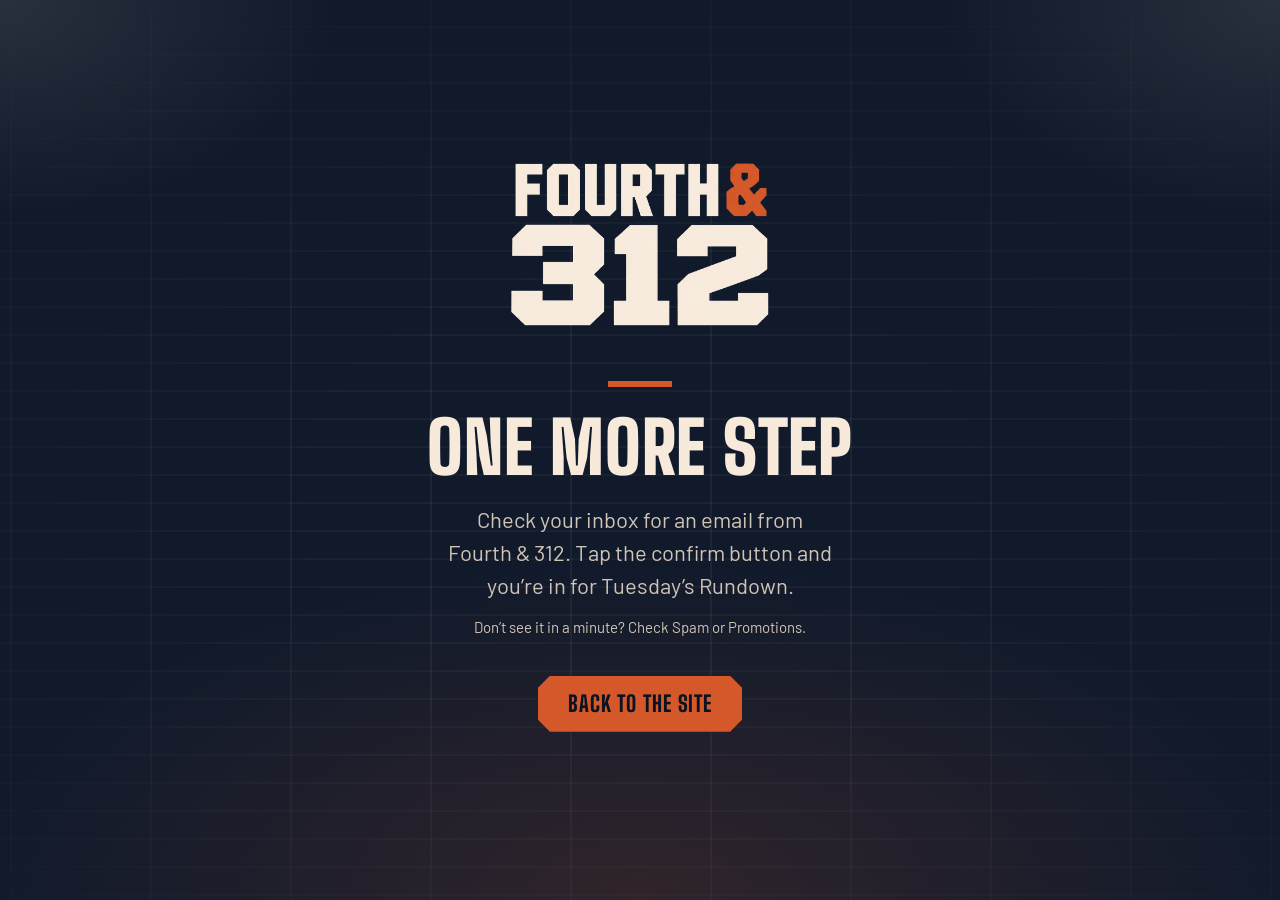
<file: site/thanks/index.html>
<!doctype html>
<html lang="en">
<head>
  <meta charset="utf-8">
  <meta name="viewport" content="width=device-width, initial-scale=1">
  <title>Check Your Email | Fourth &amp; 312</title>
  <meta name="robots" content="noindex">
  <meta name="theme-color" content="#111A2B">
  <link rel="icon" href="/favicon.ico" sizes="16x16 32x32 48x48">
  <link rel="icon" type="image/png" sizes="32x32" href="/assets/icons/icon-32.png">
  <link rel="apple-touch-icon" sizes="180x180" href="/assets/icons/icon-180.png">
  <link rel="preload" href="/assets/fonts/big-shoulders-display-latin-900-normal.woff2" as="font" type="font/woff2" crossorigin>
  <link rel="stylesheet" href="/styles.css">
  <style>
    .thanks { min-height: 100vh; min-height: 100svh; display: flex; flex-direction: column; justify-content: center; }
    .thanks .hero__logo { width: min(100%, 280px); }
    .thanks__note { margin-top: 14px; color: var(--cream-muted); font-size: 0.9375rem; }
  </style>
</head>
<body>
  <main>
    <section class="hero thanks" aria-labelledby="thanks-title">
      <div class="hero__field" aria-hidden="true"></div>
      <div class="hero__inner">
        <a href="/" class="hero__logo">
          <picture>
            <source srcset="/assets/fourth-and-312-logo.webp" type="image/webp">
            <img src="/assets/fourth-and-312-logo.png" width="1001" height="660" alt="Fourth &amp; 312 home">
          </picture>
        </a>

        <h1 id="thanks-title" class="hero__title">
          <span class="line">One more step</span>
        </h1>
        <p class="hero__lede">Check your inbox for an email from Fourth&nbsp;&amp;&nbsp;312. Tap the confirm button and you’re in for Tuesday’s Rundown.</p>
        <p class="thanks__note">Don’t see it in a minute? Check Spam or Promotions.</p>

        <div class="hero__actions">
          <a class="btn btn--primary" href="/">Back to the site</a>
        </div>
      </div>
    </section>
  </main>
</body>
</html>
</file>
<file: styles.css>
/* Fourth & 312 | Chicago Bears Stats & Storylines
   Palette sampled from the logo artwork:
   navy #111A2B · cream #F7EADB · burnt orange #D4582A */

/* ---------- Fonts (self-hosted, SIL Open Font License) ---------- */
@font-face {
  font-family: "Big Shoulders Display";
  src: url("assets/fonts/big-shoulders-display-latin-800-normal.woff2") format("woff2");
  font-weight: 800;
  font-style: normal;
  font-display: swap;
}
@font-face {
  font-family: "Big Shoulders Display";
  src: url("assets/fonts/big-shoulders-display-latin-900-normal.woff2") format("woff2");
  font-weight: 900;
  font-style: normal;
  font-display: swap;
}
@font-face {
  font-family: "Barlow";
  src: url("assets/fonts/barlow-latin-400-normal.woff2") format("woff2");
  font-weight: 400;
  font-style: normal;
  font-display: swap;
}
@font-face {
  font-family: "Barlow";
  src: url("assets/fonts/barlow-latin-600-normal.woff2") format("woff2");
  font-weight: 600;
  font-style: normal;
  font-display: swap;
}

/* ---------- Tokens ---------- */
:root {
  --navy: #111A2B;
  --navy-deep: #0B1220;
  --navy-raised: #18243A;
  --cream: #F7EADB;
  --cream-muted: #CFC4B6;
  --orange: #D4582A;
  --orange-hover: #E2662F;
  --orange-text: #E8723F; /* brighter tint for small text on navy (AA contrast) */

  --display: "Big Shoulders Display", "Arial Narrow", "Roboto Condensed", Impact, sans-serif;
  --body: "Barlow", "Helvetica Neue", Arial, sans-serif;

  --gutter: clamp(20px, 5vw, 40px);
  --max: 1120px;
  --chamfer: 12px;
}

/* ---------- Base ---------- */
*,
*::before,
*::after { box-sizing: border-box; }

html {
  -webkit-text-size-adjust: 100%;
  text-size-adjust: 100%;
}

@media (prefers-reduced-motion: no-preference) {
  html { scroll-behavior: smooth; }
}

body {
  margin: 0;
  background: var(--navy);
  color: var(--cream);
  font-family: var(--body);
  font-size: clamp(1.0625rem, 1rem + 0.3vw, 1.1875rem);
  line-height: 1.55;
  -webkit-font-smoothing: antialiased;
  -moz-osx-font-smoothing: grayscale;
  overflow-x: hidden;
}

img { display: block; max-width: 100%; height: auto; }

h1, h2, h3, p { margin: 0; }

.wrap {
  width: 100%;
  max-width: calc(var(--max) + var(--gutter) * 2);
  margin-inline: auto;
  padding-inline: var(--gutter);
}

.skip-link {
  position: absolute;
  left: 12px;
  top: -100px;
  z-index: 10;
  padding: 12px 16px;
  background: var(--cream);
  color: var(--navy);
  font-weight: 600;
  text-decoration: none;
}
.skip-link:focus { top: 12px; }

:focus-visible {
  outline: 3px solid var(--cream);
  outline-offset: 4px;
}

/* ---------- Hero ---------- */
.hero {
  position: relative;
  isolation: isolate;
  overflow: hidden;
  padding-top: clamp(40px, 8vw, 96px);
  background:
    radial-gradient(ellipse 38% 34% at 0% 0%, rgba(247, 234, 219, 0.10), transparent 70%),
    radial-gradient(ellipse 38% 34% at 100% 0%, rgba(247, 234, 219, 0.10), transparent 70%),
    radial-gradient(ellipse 70% 50% at 50% 100%, rgba(212, 88, 42, 0.16), transparent 75%),
    var(--navy);
}

/* Yard lines and hash marks, faded at the edges */
.hero__field {
  position: absolute;
  inset: 0;
  z-index: -1;
  background:
    repeating-linear-gradient(90deg, rgba(247, 234, 219, 0.055) 0 2px, transparent 2px 100%) 50% 0 / clamp(72px, 12vw, 140px) 100%,
    repeating-linear-gradient(0deg, rgba(247, 234, 219, 0.04) 0 2px, transparent 2px 100%) 50% 0 / 100% 28px;
  -webkit-mask-image: radial-gradient(ellipse 80% 75% at 50% 55%, #000 30%, transparent 100%);
  mask-image: radial-gradient(ellipse 80% 75% at 50% 55%, #000 30%, transparent 100%);
}

.hero__inner {
  display: flex;
  flex-direction: column;
  align-items: center;
  text-align: center;
  max-width: calc(880px + var(--gutter) * 2);
  margin-inline: auto;
  padding-inline: var(--gutter);
  padding-bottom: clamp(56px, 9vw, 112px);
}

.hero__logo {
  display: block;
  width: min(100%, 520px);
}
.hero__logo img { width: 100%; }

.hero__title {
  margin-top: clamp(28px, 5vw, 44px);
  font-family: var(--display);
  font-weight: 900;
  /* sized so "Stats & Storylines" holds one line down to 320px screens */
  font-size: clamp(2rem, 9.6vw, 4.5rem);
  line-height: 0.95;
  letter-spacing: 0.01em;
  text-transform: uppercase;
}
.hero__title .line { display: block; }

/* Short orange marker above the headline */
.hero__title::before {
  content: "";
  display: block;
  width: 64px;
  height: 6px;
  margin: 0 auto clamp(18px, 3vw, 26px);
  background: var(--orange);
}

.amp { color: var(--orange); }

.hero__lede {
  max-width: 34ch;
  margin-top: clamp(16px, 2.5vw, 22px);
  color: var(--cream-muted);
  font-size: clamp(1.125rem, 1.02rem + 0.5vw, 1.375rem);
  line-height: 1.5;
}

.hero__actions {
  margin-top: clamp(28px, 4vw, 36px);
}

/* ---------- Button (chamfered like the logo letterforms) ---------- */
.btn {
  position: relative;
  isolation: isolate;
  display: inline-flex;
  align-items: center;
  justify-content: center;
  gap: 10px;
  min-height: 56px;
  padding: 14px 30px;
  color: var(--navy-deep);
  font-family: var(--display);
  font-weight: 800;
  font-size: 1.375rem;
  line-height: 1;
  letter-spacing: 0.04em;
  text-transform: uppercase;
  text-decoration: none;
  transition: transform 0.15s ease;
}

.btn::before {
  content: "";
  position: absolute;
  inset: 0;
  z-index: -1;
  background: var(--orange);
  clip-path: polygon(
    var(--chamfer) 0, calc(100% - var(--chamfer)) 0,
    100% var(--chamfer), 100% calc(100% - var(--chamfer)),
    calc(100% - var(--chamfer)) 100%, var(--chamfer) 100%,
    0 calc(100% - var(--chamfer)), 0 var(--chamfer)
  );
  transition: background-color 0.15s ease;
}

.btn:hover::before { background: var(--orange-hover); }
.btn:hover { transform: translateY(-2px); }
.btn:active { transform: translateY(0); }

.btn__icon {
  width: 20px;
  height: 20px;
  flex: none;
}

@media (prefers-reduced-motion: reduce) {
  .btn, .btn::before { transition: none; }
  .btn:hover { transform: none; }
}

/* Sleeve stripes between hero and the cream section */
.stripes { display: flex; flex-direction: column; }
.stripes span { display: block; }
.stripes span:nth-child(1) { height: 4px; background: var(--cream); }
.stripes span:nth-child(2) { height: 6px; background: var(--navy); }
.stripes span:nth-child(3) { height: 10px; background: var(--orange); }

/* ---------- What you'll get ---------- */
.coverage {
  background: var(--cream);
  color: var(--navy);
  padding-block: clamp(56px, 9vw, 112px);
}

.section-title {
  font-family: var(--display);
  font-weight: 900;
  font-size: clamp(2.5rem, 1.8rem + 3.2vw, 4.25rem);
  line-height: 0.95;
  letter-spacing: 0.01em;
  text-transform: uppercase;
}

.section-title::after {
  content: "";
  display: block;
  width: 64px;
  height: 6px;
  margin-top: 16px;
  background: var(--orange);
}

.cards {
  display: grid;
  grid-template-columns: 1fr;
  gap: 16px;
  margin: clamp(32px, 5vw, 48px) 0 0;
  padding: 0;
  list-style: none;
}

.card {
  position: relative;
  padding: 28px 24px 30px;
  background: var(--navy);
  color: var(--cream);
  clip-path: polygon(0 0, calc(100% - 22px) 0, 100% 22px, 100% 100%, 0 100%);
}

.card__num {
  display: block;
  font-family: var(--display);
  font-weight: 900;
  font-size: 3.25rem;
  line-height: 0.9;
  color: var(--orange);
}

.card__title {
  margin-top: 14px;
  font-family: var(--display);
  font-weight: 900;
  font-size: clamp(1.875rem, 1.6rem + 0.9vw, 2.25rem);
  line-height: 1;
  letter-spacing: 0.01em;
  text-transform: uppercase;
}

.card__text {
  margin-top: 12px;
  color: var(--cream-muted);
  text-wrap: pretty;
}

@media (min-width: 820px) {
  .cards {
    grid-template-columns: repeat(3, 1fr);
    gap: 20px;
  }
  .card { padding: 34px 30px 38px; }
  .card__num { font-size: 4rem; }
}

/* ---------- Featured fan debate ---------- */
.debate {
  position: relative;
  isolation: isolate;
  overflow: hidden;
  padding-block: clamp(64px, 11vw, 136px);
  background:
    radial-gradient(ellipse 60% 70% at 100% 100%, rgba(212, 88, 42, 0.14), transparent 70%),
    var(--navy);
  scroll-margin-top: 0;
}

.debate__ghost {
  position: absolute;
  right: -0.06em;
  bottom: -0.2em;
  z-index: -1;
  font-family: var(--display);
  font-weight: 900;
  font-size: clamp(11rem, 42vw, 30rem);
  line-height: 1;
  color: transparent;
  -webkit-text-stroke: 2px rgba(247, 234, 219, 0.08);
  user-select: none;
  pointer-events: none;
}

.debate__inner {
  position: relative;
}

.debate__inner > * {
  max-width: 820px;
}

.eyebrow {
  display: flex;
  align-items: center;
  gap: 12px;
  color: var(--orange-text);
  font-family: var(--body);
  font-weight: 600;
  font-size: 0.9375rem;
  letter-spacing: 0.16em;
  text-transform: uppercase;
}

.eyebrow::before {
  content: "";
  width: 32px;
  height: 4px;
  background: var(--orange);
  flex: none;
}

.debate__title {
  margin-top: 18px;
  font-family: var(--display);
  font-weight: 900;
  font-size: clamp(3rem, 1.9rem + 5.2vw, 6rem);
  line-height: 0.92;
  letter-spacing: 0.01em;
  text-transform: uppercase;
  text-wrap: balance;
}

.accent { color: var(--orange); }

.debate__lead {
  margin-top: clamp(24px, 4vw, 36px);
  padding-left: 18px;
  border-left: 6px solid var(--orange);
  font-family: var(--display);
  font-weight: 800;
  font-size: clamp(1.625rem, 1.3rem + 1.5vw, 2.375rem);
  line-height: 1.08;
  letter-spacing: 0.01em;
  text-transform: uppercase;
}

.debate__question {
  max-width: 38ch;
  margin-top: clamp(18px, 3vw, 24px);
  color: var(--cream-muted);
  font-size: clamp(1.125rem, 1.05rem + 0.4vw, 1.3125rem);
}

/* ---------- Footer ---------- */
.footer {
  background: var(--navy-deep);
  border-top: 4px solid var(--orange);
  padding-block: 36px;
}

.footer__inner {
  display: flex;
  flex-direction: column;
  align-items: center;
  gap: 16px;
  text-align: center;
}

.footer__logo { display: block; width: 128px; }
.footer__logo img { width: 100%; }

.footer__text {
  color: var(--cream-muted);
  font-size: 1rem;
}

@media (min-width: 640px) {
  .footer__inner {
    flex-direction: row;
    justify-content: space-between;
    text-align: left;
  }
}
</file>
<file: site/styles.css>
/* Fourth & 312 | Chicago Bears Stats & Storylines
   Palette sampled from the logo artwork:
   navy #111A2B · cream #F7EADB · burnt orange #D4582A */

/* ---------- Fonts (self-hosted, SIL Open Font License) ---------- */
@font-face {
  font-family: "Big Shoulders Display";
  src: url("assets/fonts/big-shoulders-display-latin-800-normal.woff2") format("woff2");
  font-weight: 800;
  font-style: normal;
  font-display: swap;
}
@font-face {
  font-family: "Big Shoulders Display";
  src: url("assets/fonts/big-shoulders-display-latin-900-normal.woff2") format("woff2");
  font-weight: 900;
  font-style: normal;
  font-display: swap;
}
@font-face {
  font-family: "Barlow";
  src: url("assets/fonts/barlow-latin-400-normal.woff2") format("woff2");
  font-weight: 400;
  font-style: normal;
  font-display: swap;
}
@font-face {
  font-family: "Barlow";
  src: url("assets/fonts/barlow-latin-600-normal.woff2") format("woff2");
  font-weight: 600;
  font-style: normal;
  font-display: swap;
}

/* ---------- Tokens ---------- */
:root {
  --navy: #111A2B;
  --navy-deep: #0B1220;
  --navy-raised: #18243A;
  --cream: #F7EADB;
  --cream-muted: #CFC4B6;
  --orange: #D4582A;
  --orange-hover: #E2662F;
  --orange-text: #E8723F; /* brighter tint for small text on navy (AA contrast) */
  --orange-deep: #A94418; /* darker shade for hover text on cream */
  --cream-deep: #EEDDC8;
  --navy-soft: #4A5468;   /* small labels on cream */
  --navy-text: #263049;   /* body text on cream */
  --rule: rgba(17, 26, 43, 0.18);
  --night: #030914;       /* sky in the stadium photo */

  --display: "Big Shoulders Display", "Arial Narrow", "Roboto Condensed", Impact, sans-serif;
  --body: "Barlow", "Helvetica Neue", Arial, sans-serif;

  --gutter: clamp(20px, 5vw, 40px);
  --max: 1120px;
  --chamfer: 12px;
}

/* ---------- Base ---------- */
*,
*::before,
*::after { box-sizing: border-box; }

html {
  -webkit-text-size-adjust: 100%;
  text-size-adjust: 100%;
}

@media (prefers-reduced-motion: no-preference) {
  html { scroll-behavior: smooth; }
}

body {
  margin: 0;
  background: var(--navy);
  color: var(--cream);
  font-family: var(--body);
  font-size: clamp(1.0625rem, 1rem + 0.3vw, 1.1875rem);
  line-height: 1.55;
  -webkit-font-smoothing: antialiased;
  -moz-osx-font-smoothing: grayscale;
  overflow-x: hidden;
}

img { display: block; max-width: 100%; height: auto; }

[hidden] { display: none !important; }

h1, h2, h3, p { margin: 0; }

.wrap {
  width: 100%;
  max-width: calc(var(--max) + var(--gutter) * 2);
  margin-inline: auto;
  padding-inline: var(--gutter);
}

.skip-link {
  position: absolute;
  left: 12px;
  top: -100px;
  z-index: 10;
  padding: 12px 16px;
  background: var(--cream);
  color: var(--navy);
  font-weight: 600;
  text-decoration: none;
}
.skip-link:focus { top: 12px; }

:focus-visible {
  outline: 3px solid var(--cream);
  outline-offset: 4px;
}

/* ---------- Hero: night game under the lights ---------- */
.hero {
  position: relative;
  isolation: isolate;
  overflow: hidden;
  display: flex;
  flex-direction: column;
  min-height: 100vh;
  min-height: 100svh;
  padding-top: clamp(32px, min(8vw, 7vh), 96px);
  background: var(--night);
}

/* Stadium photo. Wide screens fill the frame; tall phone screens show the
   whole width so both light towers stay in view, with night sky above. */
.hero__field {
  position: absolute;
  inset: 0;
  z-index: -2;
  background-color: var(--night);
  background-image: url("assets/bg/stadium-lights-1122.jpg");
  background-image: image-set(url("assets/bg/stadium-lights-1122.webp") type("image/webp"), url("assets/bg/stadium-lights-1122.jpg") type("image/jpeg"));
  background-repeat: no-repeat;
  background-size: cover;
  background-position: 50% 80%;
}

/* Darkens the middle and the edges so the headline always reads */
.hero__field::after {
  content: "";
  position: absolute;
  inset: 0;
  background:
    radial-gradient(ellipse 52% 46% at 50% 44%, rgba(3, 8, 18, 0.62), transparent 72%),
    linear-gradient(180deg, rgba(3, 8, 18, 0.55) 0%, transparent 28%, transparent 72%, rgba(3, 8, 18, 0.65) 100%);
}

@media (max-aspect-ratio: 1/1) {
  .hero__field {
    background-image: url("assets/bg/stadium-lights-800.jpg");
    background-image: image-set(url("assets/bg/stadium-lights-800.webp") type("image/webp"), url("assets/bg/stadium-lights-800.jpg") type("image/jpeg"));
    background-size: 100% auto;
    background-position: 50% 100%;
  }
}

/* Haze drifting through the lights */
.hero__haze {
  position: absolute;
  inset: 0 -25%;
  z-index: -1;
  pointer-events: none;
  background:
    radial-gradient(ellipse 30% 22% at 28% 62%, rgba(140, 165, 210, 0.13), transparent 70%),
    radial-gradient(ellipse 26% 18% at 72% 56%, rgba(247, 234, 219, 0.08), transparent 70%),
    radial-gradient(ellipse 34% 20% at 50% 82%, rgba(212, 88, 42, 0.10), transparent 70%);
}

.hero__inner {
  flex: 1 0 auto;
  display: flex;
  flex-direction: column;
  align-items: center;
  justify-content: center;
  text-align: center;
  max-width: calc(880px + var(--gutter) * 2);
  margin-inline: auto;
  padding-inline: var(--gutter);
  padding-bottom: clamp(36px, min(9vw, 7vh), 112px);
}

.hero__logo {
  display: block;
  /* shrinks on short screens so the ribbon board stays in the first view */
  width: min(100%, 520px, 44vh);
}
.hero__logo img { width: 100%; }

.hero__title {
  margin-top: clamp(28px, 5vw, 44px);
  font-family: var(--display);
  font-weight: 900;
  /* sized so "Stats & Storylines" holds one line down to 320px screens */
  font-size: clamp(2rem, 9.6vw, 4.5rem);
  line-height: 0.95;
  letter-spacing: 0.01em;
  text-transform: uppercase;
}
.hero__title .line { display: block; }

/* Short orange marker above the headline */
.hero__title::before {
  content: "";
  display: block;
  width: 64px;
  height: 6px;
  margin: 0 auto clamp(18px, 3vw, 26px);
  background: var(--orange);
}

.amp { color: var(--orange); }

.hero__lede {
  max-width: 34ch;
  margin-top: clamp(16px, 2.5vw, 22px);
  color: var(--cream-muted);
  font-size: clamp(1.125rem, 1.02rem + 0.5vw, 1.375rem);
  line-height: 1.5;
}

.hero__actions {
  margin-top: clamp(28px, 4vw, 36px);
}

/* ---------- Button (chamfered like the logo letterforms) ---------- */
.btn {
  position: relative;
  isolation: isolate;
  display: inline-flex;
  align-items: center;
  justify-content: center;
  gap: 10px;
  min-height: 56px;
  padding: 14px 30px;
  color: var(--navy-deep);
  font-family: var(--display);
  font-weight: 800;
  font-size: 1.375rem;
  line-height: 1;
  letter-spacing: 0.04em;
  text-transform: uppercase;
  text-decoration: none;
  transition: transform 0.15s ease;
}

.btn::before {
  content: "";
  position: absolute;
  inset: 0;
  z-index: -1;
  background: var(--orange);
  clip-path: polygon(
    var(--chamfer) 0, calc(100% - var(--chamfer)) 0,
    100% var(--chamfer), 100% calc(100% - var(--chamfer)),
    calc(100% - var(--chamfer)) 100%, var(--chamfer) 100%,
    0 calc(100% - var(--chamfer)), 0 var(--chamfer)
  );
  transition: background-color 0.15s ease;
}

.btn:hover::before { background: var(--orange-hover); }
.btn:hover { transform: translateY(-2px); }
.btn:active { transform: translateY(0); }

.btn__icon {
  width: 20px;
  height: 20px;
  flex: none;
}

/* Navy button for light backgrounds */
.btn--navy { color: var(--cream); }
.btn--navy::before { background: var(--navy); }
.btn--navy:hover::before { background: var(--navy-raised); }

@media (prefers-reduced-motion: reduce) {
  .btn, .btn::before { transition: none; }
  .btn:hover { transform: none; }
}

/* Sleeve stripes between hero and the cream section */
.stripes { display: flex; flex-direction: column; }
.stripes span { display: block; }
.stripes span:nth-child(1) { height: 4px; background: var(--cream); }
.stripes span:nth-child(2) { height: 6px; background: var(--navy); }
.stripes span:nth-child(3) { height: 10px; background: var(--orange); }

/* ---------- Ribbon board (the LED strip along a stadium's upper deck) ---------- */
.ribbon {
  display: flex;
  align-items: stretch;
  height: 52px;
  background: #04070e;
  border-top: 1px solid rgba(247, 234, 219, 0.14);
}

.ribbon__tag {
  flex: none;
  display: flex;
  align-items: center;
  padding: 0 26px 0 var(--gutter);
  background: var(--orange);
  color: var(--navy-deep);
  font-family: var(--display);
  font-weight: 900;
  font-size: 1.125rem;
  letter-spacing: 0.05em;
  text-transform: uppercase;
  text-decoration: none;
  white-space: nowrap;
  clip-path: polygon(0 0, 100% 0, calc(100% - 14px) 100%, 0 100%);
}
.ribbon__tag:hover { background: var(--orange-hover); }
.ribbon__tag:focus-visible { outline-offset: -4px; outline-color: var(--navy-deep); }

.ribbon__viewport {
  flex: 1 1 auto;
  min-width: 0;
  display: flex;
  align-items: center;
  overflow: hidden;
  -webkit-mask-image: linear-gradient(90deg, transparent, #000 3%, #000 97%, transparent);
  mask-image: linear-gradient(90deg, transparent, #000 3%, #000 97%, transparent);
}

/* Dot pattern makes the type read like LED bulbs */
.ribbon__track {
  display: flex;
  align-items: center;
  width: max-content;
  -webkit-mask-image: radial-gradient(circle, #000 1.15px, transparent 1.45px);
  mask-image: radial-gradient(circle, #000 1.15px, transparent 1.45px);
  -webkit-mask-size: 3px 3px;
  mask-size: 3px 3px;
}

.ribbon__item {
  padding: 0 22px;
  color: #FFE7C2;
  font-family: var(--display);
  font-weight: 900;
  font-size: 1.5rem;
  line-height: 1;
  letter-spacing: 0.06em;
  text-transform: uppercase;
  white-space: nowrap;
  text-shadow: 0 0 10px rgba(255, 190, 120, 0.55);
}
.ribbon__item b { color: #FF8A4C; font-weight: 900; }

.ribbon__sep {
  flex: none;
  width: 9px;
  height: 9px;
  background: #FF8A4C;
  transform: rotate(45deg);
}

.ribbon__toggle {
  flex: none;
  display: grid;
  place-items: center;
  width: 52px;
  padding: 0;
  border: 0;
  border-left: 1px solid rgba(247, 234, 219, 0.14);
  background: transparent;
  color: var(--cream);
  cursor: pointer;
}
.ribbon__toggle:hover { color: var(--orange-text); }
.ribbon__toggle:focus-visible { outline-offset: -4px; }
.ribbon__icon { width: 16px; height: 16px; }
.ribbon__icon--play,
.ribbon.is-paused .ribbon__icon--pause { display: none; }
.ribbon.is-paused .ribbon__icon--play { display: block; }

/* ---------- The 312 Rundown (weekly) ---------- */
.rundown {
  background: var(--cream);
  color: var(--navy);
  padding-block: clamp(48px, 8vw, 96px) clamp(40px, 6vw, 72px);
}

.rundown__head {
  display: flex;
  flex-wrap: wrap;
  align-items: flex-end;
  justify-content: space-between;
  gap: 8px 24px;
}

.rundown__date {
  color: var(--navy-soft);
  font-weight: 600;
  font-size: 0.9375rem;
  letter-spacing: 0.14em;
  text-transform: uppercase;
}

/* Scoreboard strip */
.scoreboard {
  display: grid;
  grid-template-columns: repeat(3, minmax(0, 1fr));
  gap: 4px;
  margin: clamp(24px, 4vw, 36px) 0 0;
  padding: 0;
  list-style: none;
}

.scoreboard li {
  display: flex;
  flex-direction: column-reverse;
  justify-content: flex-end;
  gap: 6px;
  padding: 14px 12px 16px;
  background: var(--navy);
  color: var(--cream);
}

.scoreboard li:first-child { border-top: 4px solid var(--orange); }
.scoreboard li:not(:first-child) { border-top: 4px solid var(--navy-raised); }

.scoreboard__label {
  color: var(--cream-muted);
  font-weight: 600;
  font-size: 0.75rem;
  line-height: 1.2;
  letter-spacing: 0.12em;
  text-transform: uppercase;
}

.scoreboard__value {
  font-family: var(--display);
  font-weight: 900;
  font-size: clamp(1.75rem, 1.3rem + 2vw, 2.75rem);
  line-height: 0.95;
  text-transform: uppercase;
}

/* Stories */
.stories {
  margin: clamp(28px, 4vw, 40px) 0 0;
  padding: 0;
  list-style: none;
  counter-reset: story;
  border-top: 3px solid var(--navy);
}

.story {
  display: grid;
  grid-template-columns: auto 1fr;
  gap: 4px 18px;
  padding: 24px 0 26px;
  border-bottom: 1px solid var(--rule);
  counter-increment: story;
}

.story::before {
  content: counter(story);
  grid-row: 1 / span 4;
  min-width: 1ch;
  color: var(--orange);
  font-family: var(--display);
  font-weight: 900;
  font-size: clamp(2.75rem, 2.2rem + 2vw, 3.75rem);
  line-height: 0.85;
}

.story__tag {
  color: var(--navy-soft);
  font-weight: 600;
  font-size: 0.8125rem;
  letter-spacing: 0.14em;
  text-transform: uppercase;
}

.story__title {
  font-family: var(--display);
  font-weight: 900;
  font-size: clamp(1.625rem, 1.35rem + 1.2vw, 2.25rem);
  line-height: 1;
  letter-spacing: 0.01em;
  text-transform: uppercase;
  text-wrap: balance;
}

.story__text {
  margin-top: 8px;
  max-width: 60ch;
  color: var(--navy-text);
  text-wrap: pretty;
}

.story__source {
  justify-self: start;
  display: inline-flex;
  align-items: center;
  gap: 6px;
  min-height: 44px;
  margin-top: 2px;
  color: var(--navy);
  font-weight: 600;
  font-size: 0.9375rem;
  text-decoration: underline;
  text-decoration-color: var(--orange);
  text-decoration-thickness: 2px;
  text-underline-offset: 4px;
}

.story__source:hover { color: var(--orange-deep); }
.story__source:focus-visible { outline-color: var(--navy); }
.story__source svg { width: 14px; height: 14px; flex: none; }

.sr-only {
  position: absolute;
  width: 1px;
  height: 1px;
  margin: -1px;
  padding: 0;
  overflow: hidden;
  clip: rect(0 0 0 0);
  white-space: nowrap;
  border: 0;
}

@media (min-width: 820px) {
  .rundown__inner { max-width: 920px; }
  .story { gap: 4px 28px; padding: 30px 0 32px; }
}

/* ---------- The Breakdown (weekly game preview) ----------
   Night field: faint yard lines every 10% of the width, stadium light from
   above, and the sleeve stripes along the bottom edge. */
.breakdown {
  position: relative;
  background-color: var(--navy-deep);
  background-image:
    radial-gradient(110% 55% at 50% -12%, rgba(247, 234, 219, 0.09), transparent 62%),
    repeating-linear-gradient(90deg, transparent 0 calc(10% - 1px), rgba(247, 234, 219, 0.045) calc(10% - 1px) 10%);
  color: var(--cream);
  padding-block: clamp(56px, 9vw, 112px) calc(clamp(56px, 8vw, 96px) + 20px);
}

.breakdown::after {
  content: "";
  position: absolute;
  inset: auto 0 0;
  height: 20px;
  background: linear-gradient(var(--cream) 0 4px, var(--navy) 4px 10px, var(--orange) 10px 20px);
}

.breakdown h4 { margin: 0; }

.breakdown__head {
  display: flex;
  flex-wrap: wrap;
  align-items: flex-end;
  justify-content: space-between;
  gap: 8px 24px;
}

.breakdown__date {
  color: var(--cream-muted);
  font-weight: 600;
  font-size: 0.9375rem;
  letter-spacing: 0.14em;
  text-transform: uppercase;
}

.breakdown__status {
  margin-top: 24px;
  padding: 14px 18px;
  border-left: 6px solid var(--orange);
  background: var(--navy-raised);
  font-weight: 600;
}

.breakdown__lede {
  max-width: 54ch;
  margin-top: 22px;
  color: var(--cream-muted);
  font-size: clamp(1.125rem, 1.05rem + 0.4vw, 1.3125rem);
  text-wrap: pretty;
}

/* Matchup card: the stadium scoreboard */
.matchup {
  margin-top: clamp(28px, 4vw, 40px);
  padding: clamp(20px, 3.5vw, 36px);
  background: var(--navy);
  border-top: 4px solid var(--orange);
}

.matchup__week {
  color: var(--orange-text);
  font-weight: 600;
  font-size: 0.8125rem;
  letter-spacing: 0.14em;
  text-transform: uppercase;
}

.matchup__teams {
  display: grid;
  grid-template-columns: minmax(0, 1fr) auto minmax(0, 1fr);
  align-items: center;
  gap: 12px;
  margin-top: 12px;
}

.matchup__team {
  display: flex;
  flex-direction: column;
  gap: 8px;
}

.matchup__team--home { align-items: flex-end; text-align: right; }

.matchup__name {
  font-family: var(--display);
  font-weight: 900;
  font-size: clamp(2.25rem, 0.9rem + 7.5vw, 6.5rem);
  line-height: 0.85;
  letter-spacing: 0.01em;
  text-transform: uppercase;
}

.matchup__record {
  color: var(--cream-muted);
  font-family: var(--display);
  font-weight: 800;
  font-size: clamp(1.25rem, 1rem + 1.2vw, 2rem);
  line-height: 1;
  letter-spacing: 0.04em;
}

.matchup__at {
  color: var(--orange-text);
  font-family: var(--display);
  font-weight: 800;
  font-size: clamp(1.25rem, 1rem + 1.2vw, 2rem);
  line-height: 1;
  text-transform: uppercase;
}

.matchup__details {
  display: grid;
  grid-template-columns: repeat(2, minmax(0, 1fr));
  gap: 0 16px;
  margin: clamp(22px, 3vw, 32px) 0 0;
}

.matchup__details div {
  padding: 12px 0;
  border-top: 1px solid rgba(247, 234, 219, 0.16);
}

.matchup__details dt {
  color: var(--cream-muted);
  font-weight: 600;
  font-size: 0.75rem;
  letter-spacing: 0.12em;
  text-transform: uppercase;
}

.matchup__details dd {
  margin: 4px 0 0;
  font-weight: 600;
  font-size: 1.0625rem;
}

/* Phones: one row per number, value on the left. Wider: three tiles. */
.matchup__stats {
  display: grid;
  grid-template-columns: minmax(0, 1fr);
  gap: 4px;
  margin: 12px 0 0;
  padding: 0;
  list-style: none;
}

.matchup__stats li {
  display: flex;
  flex-direction: row-reverse;
  justify-content: flex-end;
  align-items: center;
  gap: 16px;
  padding: 12px 14px;
  background: var(--navy-deep);
  border-left: 4px solid var(--navy-raised);
}

.matchup__stats .matchup__stat-value { min-width: 3.2ch; }

@media (min-width: 600px) {
  .matchup__stats { grid-template-columns: repeat(3, minmax(0, 1fr)); }
  .matchup__stats li {
    flex-direction: column-reverse;
    align-items: stretch;
    gap: 6px;
    padding: 14px 12px 16px;
    border-left: 0;
    border-top: 4px solid var(--navy-raised);
  }
}

.matchup__stat-label {
  color: var(--cream-muted);
  font-weight: 600;
  font-size: 0.75rem;
  line-height: 1.2;
  letter-spacing: 0.12em;
  text-transform: uppercase;
}

.matchup__stat-value {
  font-family: var(--display);
  font-weight: 900;
  font-size: clamp(1.75rem, 1.3rem + 2vw, 2.75rem);
  line-height: 0.95;
}

.matchup__fine {
  max-width: 70ch;
  margin-top: 14px;
  color: var(--cream-muted);
  font-size: 0.9375rem;
  line-height: 1.5;
}
.matchup__fine + .matchup__fine { margin-top: 6px; }

/* Keys and players */
.breakdown__cols {
  display: grid;
  gap: clamp(44px, 6vw, 56px);
  margin-top: clamp(44px, 6vw, 64px);
}

.breakdown__subhead {
  padding-bottom: 14px;
  border-bottom: 3px solid var(--cream);
  font-family: var(--display);
  font-weight: 900;
  font-size: clamp(1.75rem, 1.4rem + 1.4vw, 2.5rem);
  line-height: 1;
  letter-spacing: 0.01em;
  text-transform: uppercase;
}

.keys,
.players {
  margin: 0;
  padding: 0;
  list-style: none;
}

.key,
.player {
  padding: 22px 0 24px;
  border-bottom: 1px solid rgba(247, 234, 219, 0.16);
}

.key__title {
  font-family: var(--display);
  font-weight: 900;
  font-size: clamp(1.375rem, 1.2rem + 0.8vw, 1.75rem);
  line-height: 1.02;
  letter-spacing: 0.01em;
  text-transform: uppercase;
  text-wrap: balance;
}

/* Hash mark: the same short orange bar that sits under each section title */
.key__title::before {
  content: "";
  display: block;
  width: 28px;
  height: 4px;
  margin-bottom: 12px;
  background: var(--orange);
}

.key__text,
.player__text {
  max-width: 54ch;
  margin-top: 8px;
  color: var(--cream-muted);
  text-wrap: pretty;
}

.player__team {
  color: var(--orange-text);
  font-weight: 600;
  font-size: 0.8125rem;
  letter-spacing: 0.14em;
  text-transform: uppercase;
}
.player--opp .player__team { color: var(--cream-muted); }

.player__name {
  margin-top: 4px;
  font-family: var(--display);
  font-weight: 900;
  font-size: clamp(1.625rem, 1.35rem + 1.2vw, 2.25rem);
  line-height: 1;
  letter-spacing: 0.01em;
  text-transform: uppercase;
}

/* Score call */
.breakdown__cta {
  display: flex;
  flex-wrap: wrap;
  align-items: center;
  justify-content: space-between;
  gap: 20px 32px;
  margin-top: clamp(44px, 6vw, 64px);
  padding: clamp(22px, 3.5vw, 32px);
  background: var(--navy);
}

.breakdown__ask {
  max-width: 26ch;
  font-family: var(--display);
  font-weight: 800;
  font-size: clamp(1.5rem, 1.2rem + 1.4vw, 2.25rem);
  line-height: 1.05;
  letter-spacing: 0.01em;
  text-transform: uppercase;
  text-wrap: balance;
}

.breakdown.is-final .breakdown__cta { display: none; }

/* Phones: drop the panel so the button has room for its label on one line */
@media (max-width: 599px) {
  .breakdown__cta {
    padding: 24px 0 0;
    background: none;
    border-top: 3px solid var(--cream);
  }
  .breakdown__cta .btn { padding-inline: 22px; }
}

.breakdown__sources {
  margin-top: 24px;
  color: var(--cream-muted);
  font-size: 0.9375rem;
  line-height: 1.9;
}

.breakdown__sources a {
  color: var(--cream);
  text-decoration: underline;
  text-decoration-color: var(--orange);
  text-decoration-thickness: 2px;
  text-underline-offset: 4px;
}
.breakdown__sources a:hover { color: var(--orange-text); }

@media (min-width: 820px) {
  .matchup__details { grid-template-columns: repeat(4, minmax(0, 1fr)); }
}

@media (min-width: 960px) {
  .breakdown__cols { grid-template-columns: 1fr 1fr; gap: 64px; }
}

/* ---------- Email signup ---------- */
.signup {
  background-color: var(--navy);
  background-image:
    linear-gradient(90deg, rgba(17, 26, 43, 0.9) 0%, rgba(17, 26, 43, 0.55) 60%, rgba(17, 26, 43, 0.2) 100%),
    url("assets/bg/field-fog-1122.jpg");
  background-image:
    linear-gradient(90deg, rgba(17, 26, 43, 0.9) 0%, rgba(17, 26, 43, 0.55) 60%, rgba(17, 26, 43, 0.2) 100%),
    image-set(url("assets/bg/field-fog-1122.webp") type("image/webp"), url("assets/bg/field-fog-1122.jpg") type("image/jpeg"));
  background-repeat: no-repeat;
  background-size: cover;
  background-position: 50% 75%;
  color: var(--cream);
  padding-block: clamp(56px, 9vw, 104px);
}

.signup__inner {
  display: grid;
  gap: 28px;
}

.signup__title {
  margin-top: 16px;
  font-family: var(--display);
  font-weight: 900;
  font-size: clamp(2.5rem, 1.8rem + 3.2vw, 4.25rem);
  line-height: 0.95;
  letter-spacing: 0.01em;
  text-transform: uppercase;
  text-wrap: balance;
}

.signup__text {
  max-width: 40ch;
  margin-top: 16px;
  color: var(--cream-muted);
  text-wrap: pretty;
}

.signup__form {
  min-width: 0;
  padding: 24px;
  background: var(--navy-raised);
  border-top: 4px solid var(--orange);
}

.signup__form { container-type: inline-size; }

/* Native form that posts straight to Kit. No third-party scripts. */
.signup-form__label {
  display: block;
  margin-bottom: 10px;
  color: var(--cream-muted);
  font-size: 0.875rem;
  font-weight: 600;
  letter-spacing: 0.08em;
  text-transform: uppercase;
}

.signup-form__row {
  display: grid;
  gap: 12px;
}

.signup-form__input {
  width: 100%;
  min-width: 0;
  min-height: 56px;
  padding: 0 16px;
  border: 2px solid var(--cream);
  border-radius: 0;
  background: var(--cream);
  color: var(--navy-deep);
  font: inherit;
  font-size: 1.125rem;
}
.signup-form__input::placeholder { color: var(--navy-soft); opacity: 1; }
.signup-form__input:focus-visible { border-color: var(--orange); outline-offset: 3px; }

.signup-form__btn {
  width: 100%;
  border: 0;
  background: none;
  cursor: pointer;
}

.signup-form__note {
  margin-top: 14px;
  color: var(--cream-muted);
  font-size: 0.9375rem;
}

@container (min-width: 440px) {
  .signup-form__row { grid-template-columns: 1fr auto; }
  .signup-form__btn { width: auto; }
}

@media (min-width: 820px) {
  .signup__inner {
    grid-template-columns: 1.1fr 1fr;
    align-items: center;
    gap: 56px;
  }
  .signup__form { padding: 32px; }
}

/* ---------- What you'll get ---------- */
.coverage {
  background: var(--cream);
  color: var(--navy);
  padding-block: clamp(56px, 9vw, 112px);
}

.section-title {
  font-family: var(--display);
  font-weight: 900;
  font-size: clamp(2.5rem, 1.8rem + 3.2vw, 4.25rem);
  line-height: 0.95;
  letter-spacing: 0.01em;
  text-transform: uppercase;
}

.section-title::after {
  content: "";
  display: block;
  width: 64px;
  height: 6px;
  margin-top: 16px;
  background: var(--orange);
}

.cards {
  display: grid;
  grid-template-columns: 1fr;
  gap: 16px;
  margin: clamp(32px, 5vw, 48px) 0 0;
  padding: 0;
  list-style: none;
}

.card {
  position: relative;
  padding: 28px 24px 30px;
  background: var(--navy);
  color: var(--cream);
  clip-path: polygon(0 0, calc(100% - 22px) 0, 100% 22px, 100% 100%, 0 100%);
}

.card__num {
  display: block;
  font-family: var(--display);
  font-weight: 900;
  font-size: 3.25rem;
  line-height: 0.9;
  color: var(--orange);
}

.card__title {
  margin-top: 14px;
  font-family: var(--display);
  font-weight: 900;
  font-size: clamp(1.875rem, 1.6rem + 0.9vw, 2.25rem);
  line-height: 1;
  letter-spacing: 0.01em;
  text-transform: uppercase;
}

.card__text {
  margin-top: 12px;
  color: var(--cream-muted);
  text-wrap: pretty;
}

@media (min-width: 820px) {
  .cards {
    grid-template-columns: repeat(3, 1fr);
    gap: 20px;
  }
  .card { padding: 34px 30px 38px; }
  .card__num { font-size: 4rem; }
}

/* ---------- Featured fan debate ---------- */
.debate {
  position: relative;
  isolation: isolate;
  overflow: hidden;
  padding-block: clamp(64px, 11vw, 136px);
  background-color: var(--navy);
  background-image:
    linear-gradient(90deg, rgba(17, 26, 43, 0.92) 0%, rgba(17, 26, 43, 0.7) 45%, rgba(17, 26, 43, 0.15) 100%),
    url("assets/bg/stadium-spotlight-1122.jpg");
  background-image:
    linear-gradient(90deg, rgba(17, 26, 43, 0.92) 0%, rgba(17, 26, 43, 0.7) 45%, rgba(17, 26, 43, 0.15) 100%),
    image-set(url("assets/bg/stadium-spotlight-1122.webp") type("image/webp"), url("assets/bg/stadium-spotlight-1122.jpg") type("image/jpeg"));
  background-repeat: no-repeat;
  background-size: cover;
  background-position: 100% 0;
  scroll-margin-top: 0;
}

/* Spotlight beam from the light tower, top right */
.debate::before {
  content: "";
  position: absolute;
  top: -20%;
  right: -10%;
  z-index: -2;
  width: 120%;
  height: 160%;
  pointer-events: none;
  background: conic-gradient(from 222deg at 100% 0%, transparent 0deg, rgba(220, 230, 255, 0.10) 8deg, rgba(220, 230, 255, 0.03) 18deg, transparent 26deg);
  transform-origin: 100% 0%;
}

@media (max-aspect-ratio: 1/1) {
  .debate {
    background-image:
      linear-gradient(180deg, rgba(17, 26, 43, 0.35) 0%, rgba(17, 26, 43, 0.82) 45%, rgba(17, 26, 43, 0.92) 100%),
      url("assets/bg/stadium-spotlight-800.jpg");
    background-image:
      linear-gradient(180deg, rgba(17, 26, 43, 0.35) 0%, rgba(17, 26, 43, 0.82) 45%, rgba(17, 26, 43, 0.92) 100%),
      image-set(url("assets/bg/stadium-spotlight-800.webp") type("image/webp"), url("assets/bg/stadium-spotlight-800.jpg") type("image/jpeg"));
  }
}

.debate__actions { margin-top: clamp(28px, 4vw, 40px); }

.debate__ghost {
  position: absolute;
  right: -0.06em;
  bottom: -0.2em;
  z-index: -1;
  font-family: var(--display);
  font-weight: 900;
  font-size: clamp(11rem, 42vw, 30rem);
  line-height: 1;
  color: transparent;
  -webkit-text-stroke: 2px rgba(247, 234, 219, 0.08);
  user-select: none;
  pointer-events: none;
}

.debate__inner {
  position: relative;
}

.debate__inner > * {
  max-width: 820px;
}

.eyebrow {
  display: flex;
  align-items: center;
  gap: 12px;
  color: var(--orange-text);
  font-family: var(--body);
  font-weight: 600;
  font-size: 0.9375rem;
  letter-spacing: 0.16em;
  text-transform: uppercase;
}

.eyebrow::before {
  content: "";
  width: 32px;
  height: 4px;
  background: var(--orange);
  flex: none;
}

.debate__title {
  margin-top: 18px;
  font-family: var(--display);
  font-weight: 900;
  font-size: clamp(3rem, 1.9rem + 5.2vw, 6rem);
  line-height: 0.92;
  letter-spacing: 0.01em;
  text-transform: uppercase;
  text-wrap: balance;
}

.accent { color: var(--orange); }

.debate__lead {
  margin-top: clamp(24px, 4vw, 36px);
  padding-left: 18px;
  border-left: 6px solid var(--orange);
  font-family: var(--display);
  font-weight: 800;
  font-size: clamp(1.625rem, 1.3rem + 1.5vw, 2.375rem);
  line-height: 1.08;
  letter-spacing: 0.01em;
  text-transform: uppercase;
}

.debate__question {
  max-width: 38ch;
  margin-top: clamp(18px, 3vw, 24px);
  color: var(--cream-muted);
  font-size: clamp(1.125rem, 1.05rem + 0.4vw, 1.3125rem);
}

/* ---------- Join the huddle (live social posts) ---------- */
.huddle {
  background: var(--cream);
  color: var(--navy);
  padding-block: clamp(56px, 9vw, 112px);
}

.huddle__text {
  max-width: 46ch;
  margin-top: 20px;
  color: var(--navy-text);
  font-size: clamp(1.125rem, 1.05rem + 0.4vw, 1.3125rem);
  text-wrap: pretty;
}

.huddle__actions {
  display: flex;
  flex-wrap: wrap;
  gap: 12px 16px;
  margin-top: clamp(24px, 4vw, 32px);
}

.huddle__feeds {
  display: grid;
  gap: 40px;
  margin-top: clamp(40px, 6vw, 64px);
}

.feed { min-width: 0; }

.feed__title {
  margin-bottom: 16px;
  padding-top: 14px;
  border-top: 3px solid var(--navy);
  font-family: var(--display);
  font-weight: 900;
  font-size: clamp(1.5rem, 1.3rem + 0.8vw, 1.875rem);
  line-height: 1;
  text-transform: uppercase;
}

.feed__link {
  display: inline-flex;
  min-height: 44px;
  align-items: center;
  margin-top: 8px;
  color: var(--navy);
  font-weight: 600;
  text-decoration: underline;
  text-decoration-color: var(--orange);
  text-decoration-thickness: 2px;
  text-underline-offset: 4px;
}
.feed__link:hover { color: var(--orange-deep); }
.feed__link:focus-visible,
.huddle :focus-visible { outline-color: var(--navy); }

/* Instagram grid */
.ig__grid {
  display: grid;
  grid-template-columns: repeat(3, minmax(0, 1fr));
  gap: 6px;
  margin: 0;
  padding: 0;
  list-style: none;
}

.ig__grid a {
  position: relative;
  display: block;
  aspect-ratio: 4 / 5;
  overflow: hidden;
  background: var(--navy);
}

.ig__grid img {
  width: 100%;
  height: 100%;
  object-fit: cover;
  transition: transform 0.4s cubic-bezier(0.2, 0.8, 0.2, 1);
}
.ig__grid a:hover img { transform: scale(1.05); }

.ig__grid a.is-video::after {
  content: "";
  position: absolute;
  top: 10px;
  right: 10px;
  border-style: solid;
  border-width: 7px 0 7px 12px;
  border-color: transparent transparent transparent var(--cream);
  filter: drop-shadow(0 1px 2px rgba(0, 0, 0, 0.6));
}

/* Shown until the Instagram feed is connected */
.ig__fallback {
  display: grid;
  justify-items: center;
  align-content: center;
  gap: 12px;
  min-height: 320px;
  padding: 32px 24px;
  background:
    linear-gradient(180deg, rgba(17, 26, 43, 0.55), rgba(17, 26, 43, 0.92)),
    url("assets/bg/stadium-lights-800.jpg") 50% 70% / cover no-repeat;
  color: var(--cream);
  text-align: center;
  text-decoration: none;
  clip-path: polygon(0 0, calc(100% - 22px) 0, 100% 22px, 100% 100%, 0 100%);
}
.ig__fallback img { width: 150px; height: auto; }
.ig__handle {
  font-family: var(--display);
  font-weight: 900;
  font-size: 2rem;
  line-height: 1;
  text-transform: uppercase;
}
.ig__cta {
  color: var(--cream-muted);
  font-weight: 600;
  text-decoration: underline;
  text-decoration-color: var(--orange);
  text-decoration-thickness: 2px;
  text-underline-offset: 4px;
}
.ig__fallback:hover .ig__cta { color: var(--cream); }
.ig__fallback:focus-visible { outline-color: var(--navy); }

/* After posts load, the card shrinks to a link under the grid */
.ig__fallback--small {
  min-height: 0;
  margin-top: 8px;
  padding: 0;
  background: none;
  clip-path: none;
  justify-items: start;
}
.ig__fallback--small picture,
.ig__fallback--small .ig__handle { display: none; }
.ig__fallback--small .ig__cta { color: var(--navy); }

/* Facebook Page plugin */
.fb {
  position: relative;
  max-width: 500px;
  min-height: 560px;
  background: #fff;
  border: 1px solid var(--rule);
}
.fb::before {
  content: "Loading posts from Facebook";
  position: absolute;
  inset: 0;
  display: grid;
  place-items: center;
  color: var(--navy-soft);
  font-size: 0.9375rem;
}
.fb iframe {
  position: relative;
  display: block;
  max-width: 100%;
  border: 0;
  overflow: hidden;
}

@media (min-width: 900px) {
  .huddle__head {
    display: grid;
    grid-template-columns: 1fr auto;
    align-items: end;
    gap: 0 48px;
  }
  .huddle__head .section-title,
  .huddle__text { grid-column: 1; }
  .huddle__actions {
    grid-column: 2;
    grid-row: 1 / span 2;
    margin-top: 0;
  }
  .huddle__feeds {
    grid-template-columns: minmax(0, 1fr) minmax(0, 500px);
    gap: 48px;
    align-items: start;
  }
  .fb { min-height: 640px; }
}

/* ---------- Footer ---------- */
.footer {
  background: var(--navy-deep);
  border-top: 4px solid var(--orange);
  padding-block: 36px;
}

/* Footer signup */
.footer__signup {
  display: grid;
  gap: 16px;
  padding-bottom: 32px;
  margin-bottom: 32px;
  border-bottom: 1px solid rgba(247, 234, 219, 0.14);
}
.footer__signup-title {
  color: var(--cream);
  font-family: var(--display);
  font-weight: 900;
  font-size: clamp(1.5rem, 1.25rem + 1vw, 2rem);
  line-height: 1;
  text-transform: uppercase;
  text-wrap: balance;
}
.footer__form { container-type: inline-size; min-width: 0; }

@media (min-width: 820px) {
  .footer__signup {
    grid-template-columns: 1fr minmax(0, 520px);
    align-items: center;
    gap: 40px;
  }
}

.footer__inner {
  display: flex;
  flex-direction: column;
  align-items: center;
  gap: 16px;
  text-align: center;
}

.footer__logo { display: block; width: 128px; }
.footer__logo img { width: 100%; }

.footer__text {
  color: var(--cream-muted);
  font-size: 1rem;
}

.footer__meta {
  display: grid;
  justify-items: center;
  gap: 10px;
}

.footer__links {
  margin: 0;
  padding: 0;
  list-style: none;
  display: flex;
  flex-wrap: wrap;
  justify-content: center;
  gap: 8px 22px;
}

.footer__links a {
  display: inline-block;
  padding-block: 6px;
  color: var(--cream);
  font-weight: 600;
  text-decoration: underline;
  text-decoration-color: var(--orange);
  text-decoration-thickness: 2px;
  text-underline-offset: 5px;
  overflow-wrap: anywhere;
}
.footer__links a:hover { color: var(--orange-text); }

@media (min-width: 640px) {
  .footer__inner {
    flex-direction: row;
    justify-content: space-between;
    text-align: left;
  }
  .footer__meta { justify-items: end; text-align: right; }
  .footer__links { justify-content: flex-end; }
}

/* ---------- Motion ----------
   1. "The snap": one load sequence in the hero. The stadium pans into place,
      the logo settles, the orange first-down line draws, the headline rises,
      the stripes lay down and the ribbon board comes on.
   2. Ambient: the camera slowly pushes in, haze drifts through the lights,
      the ribbon board scrolls (with a pause button), and the spotlight in the
      fan debate sweeps.
   3. The scoreboard flips like a stadium board the first time it scrolls
      into view (site.js adds .is-armed and .is-live).
   People who ask their device for less motion get a still page. */
@media (prefers-reduced-motion: no-preference) {
  .hero__field {
    animation:
      field-pan 1.4s cubic-bezier(0.16, 1, 0.3, 1) both,
      breathe 26s ease-in-out 1.4s infinite alternate;
  }

  .hero__haze {
    animation: drift 30s ease-in-out infinite alternate;
  }

  .hero__logo {
    animation: settle 0.7s cubic-bezier(0.2, 0.8, 0.2, 1) 0.05s both;
  }

  .hero__title::before {
    animation: draw-line 0.5s cubic-bezier(0.7, 0, 0.3, 1) 0.35s both;
  }

  .hero__title .line {
    animation: rise 0.65s cubic-bezier(0.2, 0.8, 0.2, 1) backwards;
  }
  .hero__title .line:nth-child(1) { animation-delay: 0.45s; }
  .hero__title .line:nth-child(2) { animation-delay: 0.55s; }

  .hero__lede {
    animation: lift 0.6s ease-out 0.75s backwards;
  }

  .hero__actions {
    animation: settle 0.5s cubic-bezier(0.2, 0.8, 0.2, 1) 0.85s backwards;
  }

  .ribbon {
    animation: lift 0.6s ease-out 0.95s backwards;
  }

  .stripes span {
    animation: draw-line 0.6s cubic-bezier(0.7, 0, 0.3, 1) backwards;
  }
  .stripes span:nth-child(1) { animation-delay: 0.9s; }
  .stripes span:nth-child(2) { animation-delay: 0.96s; }
  .stripes span:nth-child(3) { animation-delay: 1.02s; }

  /* Ribbon board scroll. Stops on hover, on keyboard focus, or with the pause button. */
  .ribbon__track {
    animation: ticker var(--ribbon-duration, 40s) linear infinite;
  }
  .ribbon:hover .ribbon__track,
  .ribbon:focus-within .ribbon__track,
  .ribbon.is-paused .ribbon__track { animation-play-state: paused; }

  /* Spotlight sweep in the fan debate */
  .debate::before {
    animation: sweep 12s ease-in-out infinite alternate;
  }

  /* Scoreboard flip */
  .scoreboard li { perspective: 500px; }
  .scoreboard.is-armed:not(.is-live) .scoreboard__value { opacity: 0; }
  .scoreboard.is-live .scoreboard__value {
    transform-origin: 50% 0;
    animation: flip 0.75s cubic-bezier(0.2, 0.8, 0.2, 1) both;
  }
  .scoreboard.is-live li:nth-child(2) .scoreboard__value { animation-delay: 0.12s; }
  .scoreboard.is-live li:nth-child(3) .scoreboard__value { animation-delay: 0.24s; }

  /* Answers to a person's action */
  .signup-form__input { transition: border-color 0.15s ease; }
}

/* With reduced motion the ribbon sits still, so it needs no pause button */
@media (prefers-reduced-motion: reduce) {
  .ribbon__toggle { display: none; }
  .ig__grid img { transition: none; }
}

@keyframes field-pan {
  from { opacity: 0; transform: translateX(-2%) scale(1.06); }
  to   { opacity: 1; transform: scale(1); }
}

@keyframes breathe {
  from { transform: scale(1); }
  to   { transform: scale(1.07) translateY(-1%); }
}

@keyframes drift {
  from { transform: translateX(-8%); }
  to   { transform: translateX(8%); }
}

@keyframes ticker {
  from { transform: translateX(0); }
  to   { transform: translateX(-50%); }
}

@keyframes sweep {
  from { transform: rotate(-7deg); }
  to   { transform: rotate(6deg); }
}

@keyframes settle {
  from { opacity: 0; transform: translateY(14px) scale(0.97); }
  to   { opacity: 1; transform: none; }
}

@keyframes draw-line {
  from { transform: scaleX(0); }
  to   { transform: scaleX(1); }
}

/* Masked rise: the line comes up out of its own baseline */
@keyframes rise {
  from { transform: translateY(100%); clip-path: inset(0 0 100% 0); }
  to   { transform: translateY(0); clip-path: inset(0 0 0 0); }
}

@keyframes lift {
  from { opacity: 0; transform: translateY(8px); }
  to   { opacity: 1; transform: none; }
}

@keyframes flip {
  0%   { opacity: 0; transform: rotateX(-90deg); }
  60%  { opacity: 1; transform: rotateX(14deg); }
  100% { opacity: 1; transform: rotateX(0); }
}
</file>
